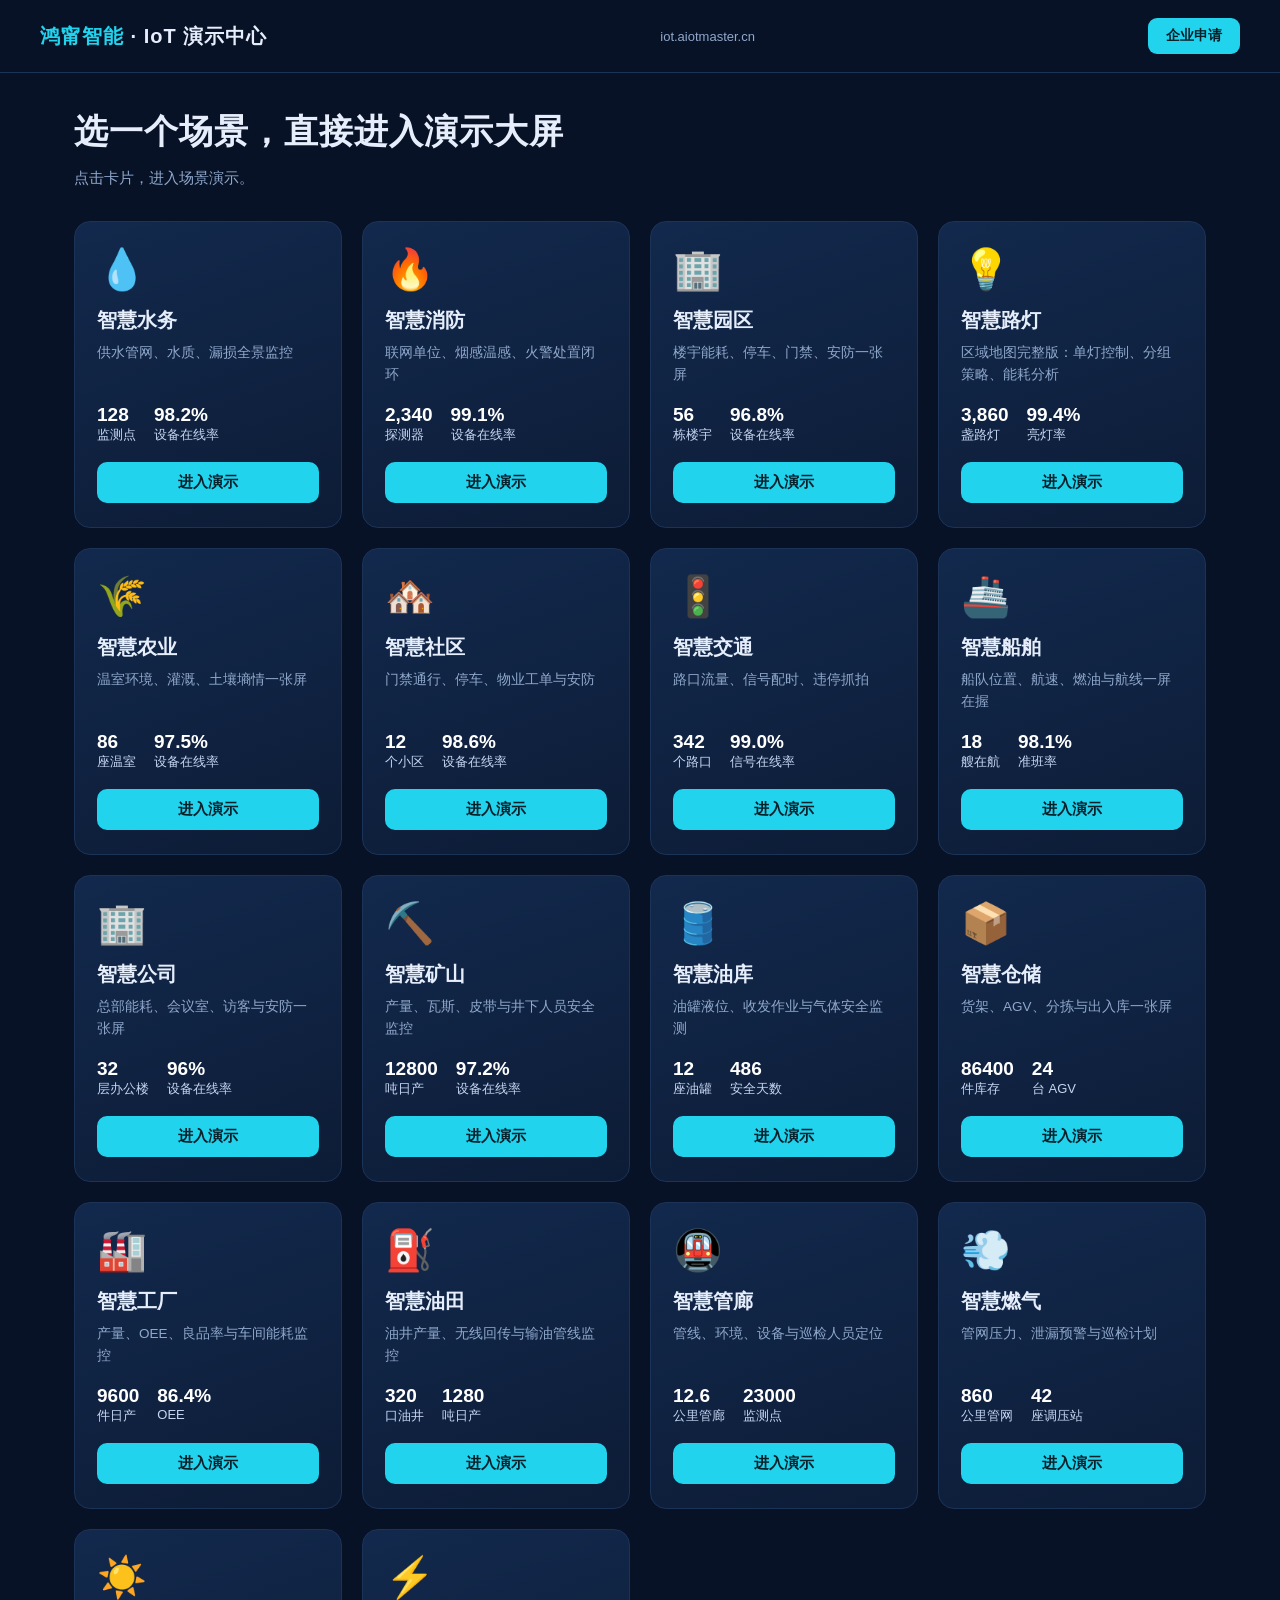
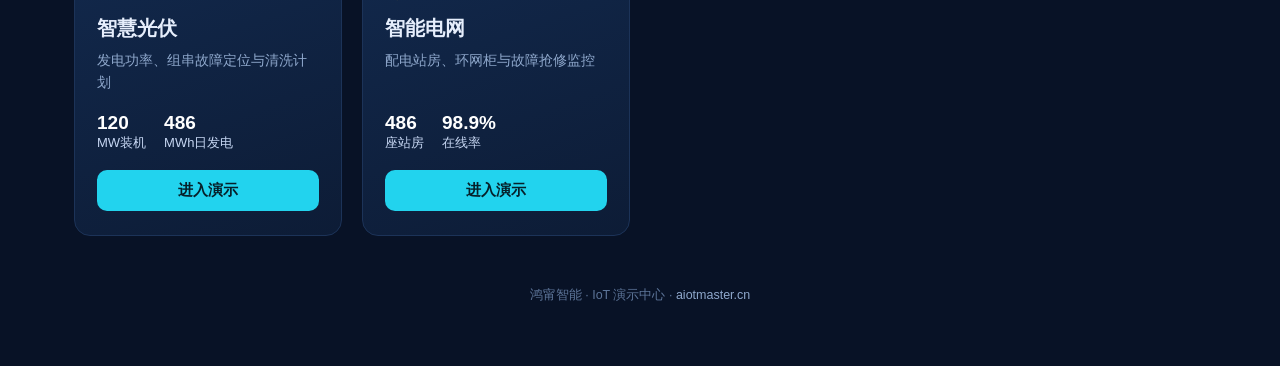
<file: index.html>
<!DOCTYPE html>
<html lang="zh-CN">
<head>
<meta charset="UTF-8">
<meta name="viewport" content="width=device-width, initial-scale=1.0">
<title>鸿甯智能 · IoT 演示中心</title>
<link rel="stylesheet" href="style.css">
</head>
<body>
<div class="topbar">
  <div class="logo"><span>鸿甯智能</span> · IoT 演示中心</div>
  <div class="sub">iot.aiotmaster.cn</div>
  <button class="topbtn" onclick="openReg()">企业申请</button>
</div>
<div class="wrap">
  <div class="hero">
    <h1>选一个场景，直接进入演示大屏</h1>
    <p>点击卡片，进入场景演示。</p>
  </div>

  <div class="grid" id="cards"></div>
  <div class="footer">
    鸿甯智能 · IoT 演示中心 · <a href="https://aiotmaster.cn">aiotmaster.cn</a>
  </div>
</div>

<div class="modal-bg" id="regBg">
  <div class="modal">
    <h3>企业入驻申请</h3>
    <p>填写以下信息提交申请，我们会在 1-2 个工作日内与您联系。</p>
    <label>企业名称</label>
    <input id="regCompany" placeholder="请填写企业全称">
    <label>联系人</label>
    <input id="regContact" placeholder="请填写联系人姓名">
    <label>联系电话</label>
    <input id="regPhone" placeholder="请填写手机号码" inputmode="tel">
    <p class="reg-note" id="regNote"></p>
    <div class="row">
      <button class="btn ghost" onclick="closeReg()">取消</button>
      <button class="btn" onclick="submitReg()">提交申请</button>
    </div>
  </div>
</div>

<script>
const SCENES = {
  water: { name: "智慧水务", icon: "💧", desc: "供水管网、水质、漏损全景监控", s1: ["128", "监测点"], s2: ["98.2%", "设备在线率"] },
  fire:  { name: "智慧消防", icon: "🔥", desc: "联网单位、烟感温感、火警处置闭环", s1: ["2,340", "探测器"], s2: ["99.1%", "设备在线率"] },
  park:  { name: "智慧园区", icon: "🏢", desc: "楼宇能耗、停车、门禁、安防一张屏", s1: ["56", "栋楼宇"], s2: ["96.8%", "设备在线率"] },
  light: { name: "智慧路灯", icon: "💡", desc: "区域地图完整版：单灯控制、分组策略、能耗分析", s1: ["3,860", "盏路灯"], s2: ["99.4%", "亮灯率"] },
  farm: { name: "智慧农业", icon: "🌾", desc: "温室环境、灌溉、土壤墒情一张屏", s1: ["86", "座温室"], s2: ["97.5%", "设备在线率"] },
  community: { name: "智慧社区", icon: "🏘️", desc: "门禁通行、停车、物业工单与安防", s1: ["12", "个小区"], s2: ["98.6%", "设备在线率"] },
  traffic: { name: "智慧交通", icon: "🚦", desc: "路口流量、信号配时、违停抓拍", s1: ["342", "个路口"], s2: ["99.0%", "信号在线率"] },
  ship: { name: "智慧船舶", icon: "🚢", desc: "船队位置、航速、燃油与航线一屏在握", s1: ["18", "艘在航"], s2: ["98.1%", "准班率"] },
  company: { name: "智慧公司", icon: "🏢", desc: "总部能耗、会议室、访客与安防一张屏", s1: ["32", "层办公楼"], s2: ["96%", "设备在线率"] },
  mine: { name: "智慧矿山", icon: "⛏️", desc: "产量、瓦斯、皮带与井下人员安全监控", s1: ["12800", "吨日产"], s2: ["97.2%", "设备在线率"] },
  oil: { name: "智慧油库", icon: "🛢️", desc: "油罐液位、收发作业与气体安全监测", s1: ["12", "座油罐"], s2: ["486", "安全天数"] },
  warehouse: { name: "智慧仓储", icon: "📦", desc: "货架、AGV、分拣与出入库一张屏", s1: ["86400", "件库存"], s2: ["24", "台 AGV"] },
  factory: { name: "智慧工厂", icon: "🏭", desc: "产量、OEE、良品率与车间能耗监控", s1: ["9600", "件日产"], s2: ["86.4%", "OEE"] },
  oilfield: { name: "智慧油田", icon: "⛽", desc: "油井产量、无线回传与输油管线监控", s1: ["320", "口油井"], s2: ["1280", "吨日产"] },
  pipegallery: { name: "智慧管廊", icon: "🚇", desc: "管线、环境、设备与巡检人员定位", s1: ["12.6", "公里管廊"], s2: ["23000", "监测点"] },
  gas: { name: "智慧燃气", icon: "💨", desc: "管网压力、泄漏预警与巡检计划", s1: ["860", "公里管网"], s2: ["42", "座调压站"] },
  solar: { name: "智慧光伏", icon: "☀️", desc: "发电功率、组串故障定位与清洗计划", s1: ["120", "MW装机"], s2: ["486", "MWh日发电"] },
  grid: { name: "智能电网", icon: "⚡", desc: "配电站房、环网柜与故障抢修监控", s1: ["486", "座站房"], s2: ["98.9%", "在线率"] }
};
const grid = document.getElementById("cards");
Object.entries(SCENES).forEach(([key, s]) => {
  const d = document.createElement("div");
  d.className = "card";
  d.innerHTML = `<div class="icon">${s.icon}</div><h3>${s.name}</h3><p>${s.desc}</p>
    <div class="stats"><div><b>${s.s1[0]}</b>${s.s1[1]}</div><div><b>${s.s2[0]}</b>${s.s2[1]}</div></div>
    <button class="btn">进入演示</button>`;
  d.onclick = () => { location.href = key === "light" ? "light/index.html" : "dashboard.html?scene=" + key; };
  grid.appendChild(d);
});

function openReg() { document.getElementById("regNote").textContent = ""; document.getElementById("regNote").className = "reg-note"; document.getElementById("regBg").classList.add("open"); }
function closeReg() { document.getElementById("regBg").classList.remove("open"); }
document.getElementById("regBg").addEventListener("click", e => { if (e.target.id === "regBg") closeReg(); });
function submitReg() {
  const company = document.getElementById("regCompany").value.trim();
  const contact = document.getElementById("regContact").value.trim();
  const phone = document.getElementById("regPhone").value.trim();
  const note = document.getElementById("regNote");
  if (!company || !contact || !phone) { note.textContent = "请把企业名称、联系人、联系电话都填上。"; note.className = "reg-note err"; return; }
  if (phone.replace(/\D/g, "").length < 7) { note.textContent = "联系电话看起来不太对，请检查一下。"; note.className = "reg-note err"; return; }
  const subject = encodeURIComponent("IoT 平台入驻申请-" + company);
  const body = encodeURIComponent("企业名称：" + company + "\n联系人：" + contact + "\n联系电话：" + phone + "\n（来自 IoT 演示中心入驻申请）");
  location.href = "mailto:4643881@qq.com?subject=" + subject + "&body=" + body;
  note.textContent = "申请邮件已生成，请在邮箱中确认发送，我们会在 1-2 个工作日内联系您。";
  note.className = "reg-note ok";
}

</script>
</body>
</html>
</file>
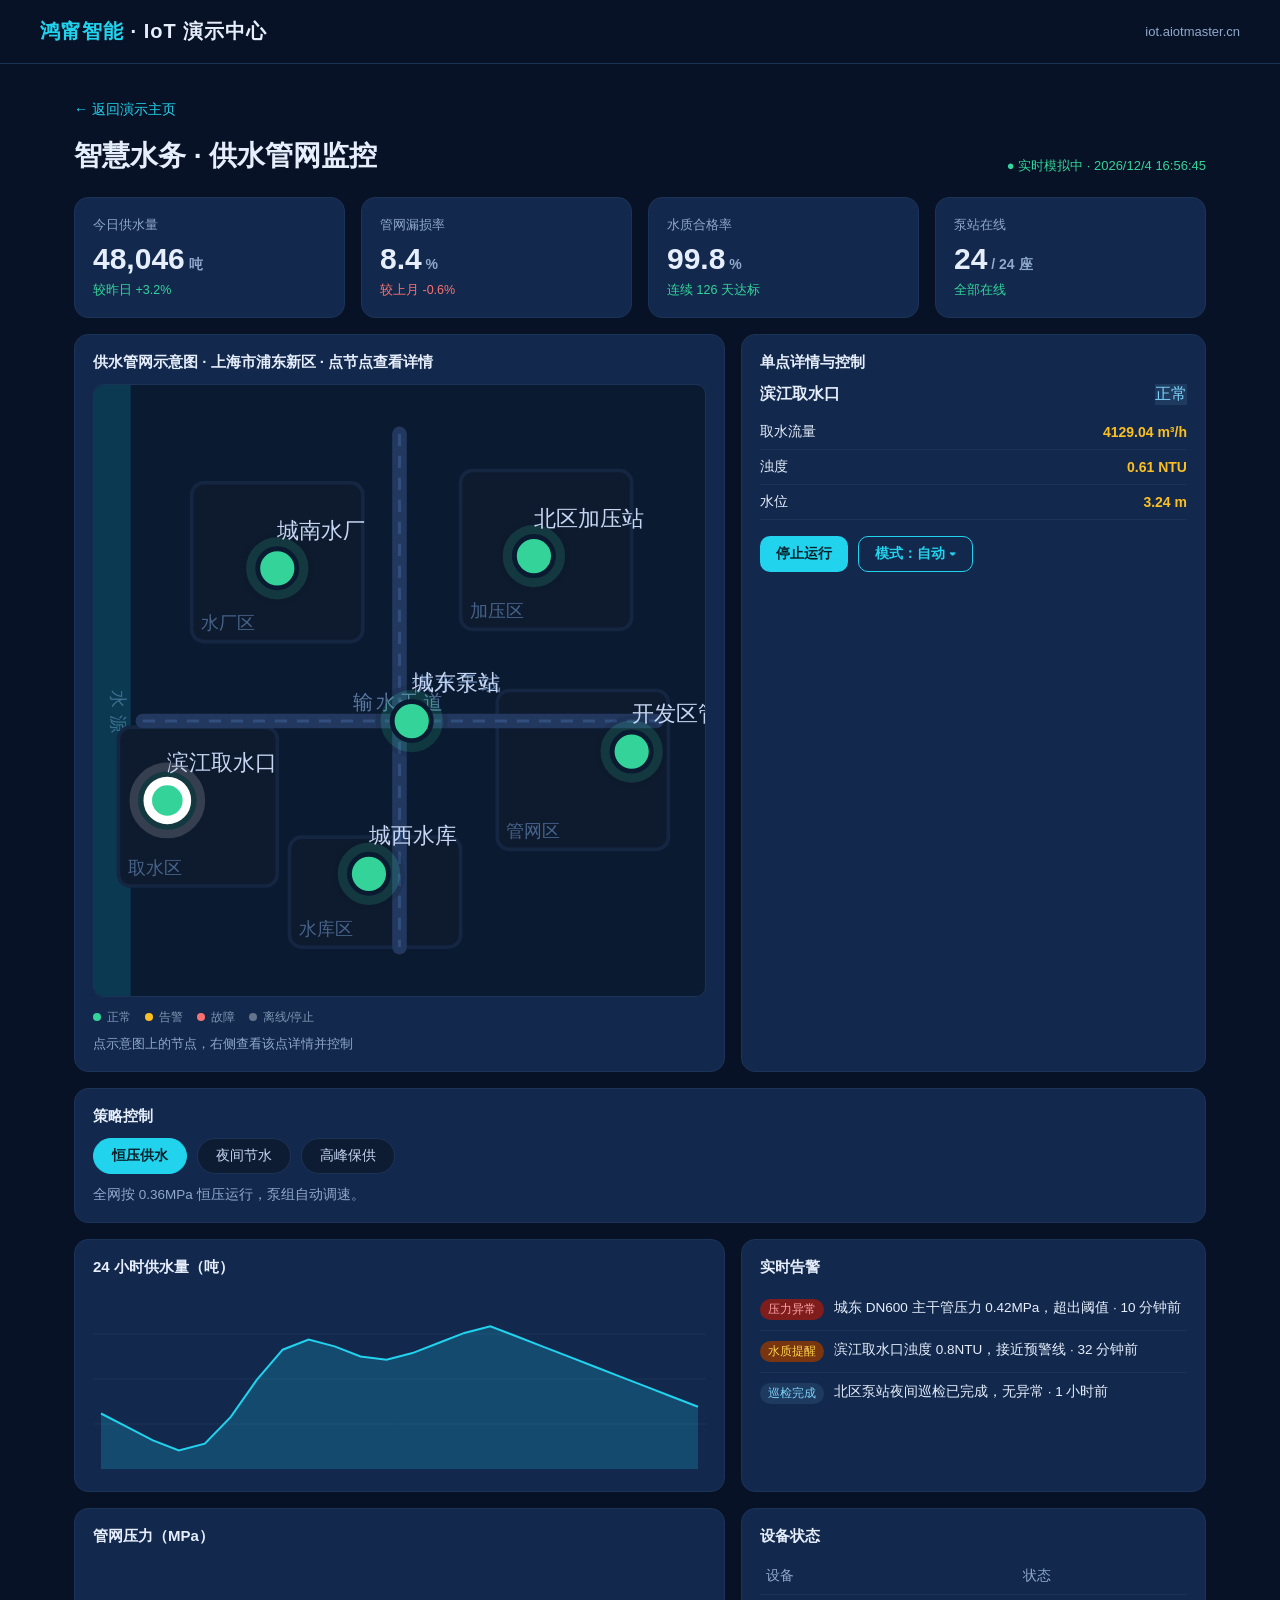
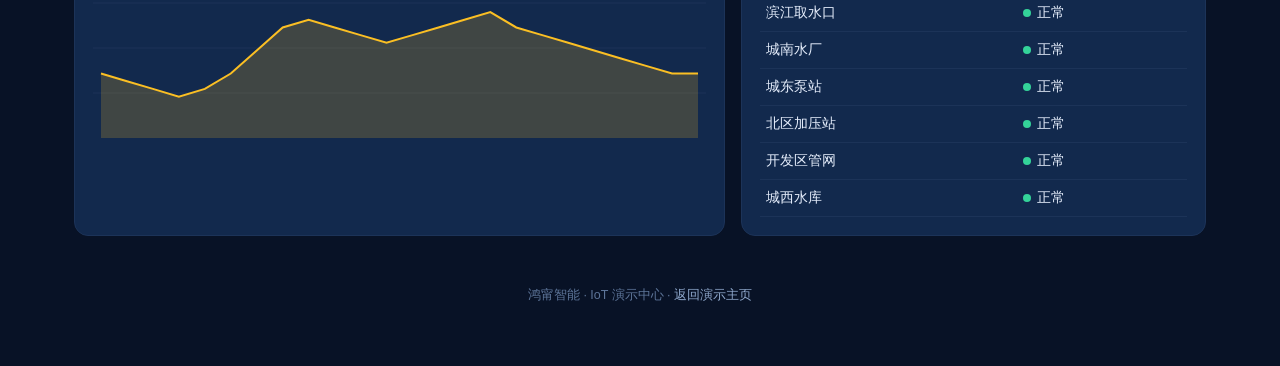
<file: dashboard.html>
<!DOCTYPE html>
<html lang="zh-CN">
<head>
<meta charset="UTF-8">
<meta name="viewport" content="width=device-width, initial-scale=1.0">
<title>演示大屏 · 鸿甯智能 IoT 演示中心</title>
<link rel="stylesheet" href="style.css">
</head>
<body>
<div class="topbar">
  <div class="logo"><span>鸿甯智能</span> · IoT 演示中心</div>
  <div class="sub">iot.aiotmaster.cn</div>
</div>
<div class="wrap">
  <a class="back" href="index.html">← 返回演示主页</a>
  <div class="dash-head">
    <h1 id="title">演示大屏</h1>
    <div class="live">● 实时模拟中 · <span id="clock"></span></div>
  </div>
  <div class="kpis" id="kpis"></div>
  <div class="panels">
    <div class="panel"><h3 id="mapTitle"></h3><div id="mapWrap"></div><div class="map-legend"><span><i class="dot ok"></i>正常</span><span><i class="dot warn"></i>告警</span><span><i class="dot bad"></i>故障</span><span><i class="dot off"></i>离线/停止</span></div><p class="map-hint">点示意图上的节点，右侧查看该点详情并控制</p></div>
    <div class="panel"><h3>单点详情与控制</h3><div id="detail"></div></div>
  </div>
  <div class="panel strat-panel"><h3>策略控制</h3><div id="strats"></div><p class="strat-note" id="stratNote"></p></div>
  <div class="panels">
    <div class="panel"><h3 id="chart1Title"></h3><canvas id="chart1"></canvas></div>
    <div class="panel"><h3>实时告警</h3><div id="alerts"></div></div>
  </div>
  <div class="panels">
    <div class="panel"><h3 id="chart2Title"></h3><canvas id="chart2"></canvas></div>
    <div class="panel"><h3>设备状态</h3><table id="devices"></table></div>
  </div>
  <div class="footer">鸿甯智能 · IoT 演示中心 · <a href="index.html">返回演示主页</a></div>
</div>

<script>
const _s = new URLSearchParams(location.search).get("scene");
if (_s === "light") { location.replace("light/index.html"); }
const SCENES = {
  water: {
    name: "智慧水务 · 供水管网监控",
    mapTitle: "供水管网示意图",
    kpis: [
      { label: "今日供水量", val: 48210, unit: "吨", trend: "较昨日 +3.2%", cls: "up" },
      { label: "管网漏损率", val: 8.4, unit: "%", trend: "较上月 -0.6%", cls: "down" },
      { label: "水质合格率", val: 99.8, unit: "%", trend: "连续 126 天达标", cls: "up" },
      { label: "泵站在线", val: 24, unit: "/ 24 座", trend: "全部在线", cls: "up" }
    ],
    c1: "24 小时供水量（吨）", d1: [3200, 2800, 2400, 2100, 2300, 3100, 4200, 5100, 5400, 5200, 4900, 4800, 5000, 5300, 5600, 5800, 5500, 5200, 4900, 4600, 4300, 4000, 3700, 3400],
    c2: "管网压力（MPa）", d2: [0.32, 0.31, 0.30, 0.29, 0.30, 0.32, 0.35, 0.38, 0.39, 0.38, 0.37, 0.36, 0.37, 0.38, 0.39, 0.40, 0.38, 0.37, 0.36, 0.35, 0.34, 0.33, 0.32, 0.32],
    links: [[12, 68, 30, 30], [30, 30, 52, 55], [30, 30, 72, 28], [52, 55, 88, 60], [45, 80, 52, 55]],
    nodes: [
      { id: "w1", name: "滨江取水口", x: 12, y: 68, status: "ok", canToggle: true, on: true, modes: ["自动", "手动"], mode: 0, tele: [{ l: "取水流量", v: 4200, u: "m³/h" }, { l: "浊度", v: 0.6, u: "NTU" }, { l: "水位", v: 3.2, u: "m" }] },
      { id: "w2", name: "城南水厂", x: 30, y: 30, status: "ok", canToggle: true, on: true, modes: ["自动", "手动"], mode: 0, tele: [{ l: "出厂流量", v: 3800, u: "m³/h" }, { l: "出厂水压", v: 0.38, u: "MPa" }, { l: "水质合格率", v: 99.9, u: "%" }] },
      { id: "w3", name: "城东泵站", x: 52, y: 55, status: "ok", canToggle: true, on: true, modes: ["自动", "手动", "检修"], mode: 0, tele: [{ l: "供水流量", v: 2100, u: "m³/h" }, { l: "出口压力", v: 0.36, u: "MPa" }, { l: "运行机组", v: 3, u: "/ 4 台" }] },
      { id: "w4", name: "北区加压站", x: 72, y: 28, status: "ok", canToggle: true, on: true, modes: ["自动", "手动"], mode: 0, tele: [{ l: "加压流量", v: 1200, u: "m³/h" }, { l: "出口压力", v: 0.42, u: "MPa" }, { l: "电耗", v: 86, u: "kWh" }] },
      { id: "w5", name: "开发区管网", x: 88, y: 60, status: "ok", canToggle: false, modes: ["监测", "检修"], mode: 0, tele: [{ l: "区域流量", v: 860, u: "m³/h" }, { l: "末端压力", v: 0.30, u: "MPa" }, { l: "漏损率", v: 7.8, u: "%" }] },
      { id: "w6", name: "城西水库", x: 45, y: 80, status: "ok", canToggle: true, on: true, modes: ["自动", "手动"], mode: 0, tele: [{ l: "库容", v: 82, u: "%" }, { l: "入库流量", v: 900, u: "m³/h" }, { l: "出库流量", v: 750, u: "m³/h" }] }
    ],
    strategies: [
      { name: "恒压供水", note: "全网按 0.36MPa 恒压运行，泵组自动调速。" },
      { name: "夜间节水", note: "夜间 0–5 点降压 15%，减少漏损与能耗。" },
      { name: "高峰保供", note: "早晚高峰备用机组全部投入，保障末端压力。" }
    ],
    alerts: [
      ["red", "压力异常", "城东 DN600 主干管压力 0.42MPa，超出阈值 · 10 分钟前"],
      ["yellow", "水质提醒", "滨江取水口浊度 0.8NTU，接近预警线 · 32 分钟前"],
      ["blue", "巡检完成", "北区泵站夜间巡检已完成，无异常 · 1 小时前"]
    ]
  },
  fire: {
    name: "智慧消防 · 联网单位监控",
    mapTitle: "建筑消防点位示意图",
    kpis: [
      { label: "联网单位", val: 486, unit: "家", trend: "本周新增 6 家", cls: "up" },
      { label: "探测器在线率", val: 99.1, unit: "%", trend: "离线 21 个", cls: "warn" },
      { label: "今日火警", val: 2, unit: "起", trend: "均已处置闭环", cls: "up" },
      { label: "消防水压正常率", val: 98.6, unit: "%", trend: "3 处偏低已派单", cls: "warn" }
    ],
    c1: "24 小时告警数（次）", d1: [1, 0, 2, 0, 1, 0, 0, 1, 3, 2, 1, 0, 2, 1, 0, 1, 2, 4, 3, 1, 0, 1, 0, 0],
    c2: "消防水压（MPa）", d2: [0.85, 0.84, 0.84, 0.83, 0.84, 0.85, 0.86, 0.87, 0.86, 0.85, 0.86, 0.87, 0.88, 0.87, 0.86, 0.86, 0.85, 0.86, 0.87, 0.86, 0.85, 0.84, 0.85, 0.85],
    links: [[50, 50, 20, 25], [50, 50, 75, 22], [50, 50, 80, 70], [50, 50, 22, 72], [50, 50, 55, 85]],
    nodes: [
      { id: "f0", name: "陆家嘴消防控制室", x: 50, y: 50, status: "ok", canToggle: false, modes: ["日常值守", "演练"], mode: 0, tele: [{ l: "在线探测器", v: 4860, u: "个" }, { l: "值班人员", v: 2, u: "人" }, { l: "系统正常率", v: 99.2, u: "%" }] },
      { id: "f1", name: "上海中心大厦烟感", x: 20, y: 25, status: "ok", canToggle: false, tele: [{ l: "烟雾值", v: 0.02, u: "%/m" }, { l: "温度", v: 24, u: "℃" }, { l: "电池", v: 92, u: "%" }] },
      { id: "f2", name: "环球金融中心温感", x: 75, y: 22, status: "warn", canToggle: false, tele: [{ l: "温度", v: 26, u: "℃" }, { l: "温升", v: 0.2, u: "℃/min" }, { l: "电池", v: 78, u: "%" }] },
      { id: "f3", name: "金茂大厦水箱", x: 80, y: 70, status: "ok", canToggle: true, on: true, modes: ["自动补水", "手动"], mode: 0, tele: [{ l: "液位", v: 82, u: "%" }, { l: "水压", v: 0.86, u: "MPa" }, { l: "补水阀", v: "开启", u: "" }] },
      { id: "f4", name: "正大广场消火栓", x: 22, y: 72, status: "ok", canToggle: false, tele: [{ l: "水压", v: 0.84, u: "MPa" }, { l: "巡检", v: "昨日", u: "" }, { l: "栓口", v: "正常", u: "" }] },
      { id: "f5", name: "国金中心喷淋", x: 55, y: 85, status: "ok", canToggle: true, on: true, modes: ["自动", "手动"], mode: 0, tele: [{ l: "管网压力", v: 0.88, u: "MPa" }, { l: "喷头", v: 240, u: "个" }, { l: "阀门", v: "开启", u: "" }] }
    ],
    strategies: [
      { name: "日常值守", note: "全部点位在线监测，告警分级推送值班员。" },
      { name: "消防演练", note: "演练期间告警只记录不外呼，避免误报扰民。" },
      { name: "夜间静默", note: "夜间非火警提醒延后至早班汇总推送。" }
    ],
    alerts: [
      ["red", "火警确认", "上海中心大厦烟感报警，值班员已现场确认误报 · 8 分钟前"],
      ["yellow", "设备离线", "环球金融中心 2 个温感离线，已派单检修 · 25 分钟前"],
      ["blue", "水压恢复", "金茂大厦屋顶水箱液位恢复正常 · 1 小时前"]
    ]
  },
  park: {
    name: "智慧园区 · 运行一张屏",
    mapTitle: "园区平面示意图",
    kpis: [
      { label: "今日园区能耗", val: 12840, unit: "kWh", trend: "较昨日 -5.1%", cls: "down" },
      { label: "停车占用率", val: 72, unit: "%", trend: "剩余 214 个车位", cls: "up" },
      { label: "今日门禁通行", val: 8932, unit: "人次", trend: "高峰 8:30-9:00", cls: "up" },
      { label: "环境优良率", val: 94, unit: "%", trend: "PM2.5 均值 28", cls: "up" }
    ],
    c1: "24 小时园区能耗（kWh）", d1: [420, 380, 340, 320, 330, 400, 520, 680, 760, 720, 700, 690, 710, 740, 780, 820, 790, 720, 660, 600, 540, 500, 470, 440],
    c2: "停车占用率（%）", d2: [30, 26, 22, 20, 21, 28, 45, 68, 82, 78, 75, 72, 70, 74, 78, 80, 76, 72, 68, 60, 52, 44, 38, 33],
    links: [[50, 45, 18, 30], [50, 45, 72, 28], [50, 45, 30, 75], [50, 45, 80, 68], [50, 45, 55, 82]],
    nodes: [
      { id: "p0", name: "园区运营中心", x: 50, y: 45, status: "ok", canToggle: false, modes: ["正常运行", "节能模式"], mode: 0, tele: [{ l: "在线设备", v: 1240, u: "台" }, { l: "今日能耗", v: 12840, u: "kWh" }, { l: "未处理告警", v: 3, u: "条" }] },
      { id: "p1", name: "A 区停车场", x: 18, y: 30, status: "ok", canToggle: false, tele: [{ l: "占用率", v: 72, u: "%" }, { l: "剩余车位", v: 214, u: "个" }, { l: "今日出入", v: 1820, u: "车次" }] },
      { id: "p2", name: "C 栋空调群控", x: 72, y: 28, status: "warn", canToggle: true, on: true, modes: ["节能", "舒适"], mode: 0, tele: [{ l: "能耗", v: 3120, u: "kWh" }, { l: "室温", v: 25.5, u: "℃" }, { l: "设定温度", v: 26, u: "℃" }] },
      { id: "p3", name: "园区门禁", x: 30, y: 75, status: "ok", canToggle: true, on: true, modes: ["常开", "常闭", "自动"], mode: 2, tele: [{ l: "今日通行", v: 8932, u: "人次" }, { l: "访客", v: 86, u: "人" }, { l: "异常", v: 0, u: "次" }] },
      { id: "p4", name: "环境监测站", x: 80, y: 68, status: "ok", canToggle: false, tele: [{ l: "PM2.5", v: 28, u: "" }, { l: "温度", v: 26, u: "℃" }, { l: "湿度", v: 55, u: "%" }] },
      { id: "p5", name: "安防摄像头组", x: 55, y: 82, status: "warn", canToggle: false, tele: [{ l: "在线", v: 118, u: "/ 121 路" }, { l: "存储", v: 92, u: "%" }, { l: "今日识别", v: 36, u: "次" }] }
    ],
    strategies: [
      { name: "正常运行", note: "全部系统按日常参数运行。" },
      { name: "节能模式", note: "空调群控上调 1℃、公共照明降档，预计日省电 8%。" },
      { name: "大客流保障", note: "门禁全开、停车引导全开、安保巡逻加密。" }
    ],
    alerts: [
      ["yellow", "能耗提醒", "C 栋今日能耗超周均 12%，建议检查空调时段 · 20 分钟前"],
      ["blue", "车位紧张", "A 区停车场占用率超 85%，已引导至 B 区 · 40 分钟前"],
      ["blue", "访客预约", "今日访客预约 86 人次，门禁已同步 · 1 小时前"]
    ]
  },
  farm: {
    name: "智慧农业 · 温室与灌溉监控",
    mapTitle: "农场田块示意图",
    kpis: [
      { label: "温室平均温度", val: 24.6, unit: "℃", trend: "适宜区间 22–28℃", cls: "up" },
      { label: "土壤墒情", val: 32, unit: "%", trend: "3 号地块偏低", cls: "warn" },
      { label: "灌溉阀门在线", val: 86, unit: "/ 86 个", trend: "全部在线", cls: "up" },
      { label: "今日节水", val: 18.5, unit: "吨", trend: "较常规灌溉省 22%", cls: "down" }
    ],
    c1: "24 小时温室温度（℃）", d1: [18, 17, 16, 16, 17, 18, 20, 22, 24, 26, 27, 28, 28, 29, 28, 27, 26, 25, 23, 22, 21, 20, 19, 18],
    c2: "土壤湿度（%）", d2: [34, 34, 33, 33, 32, 32, 31, 31, 30, 30, 32, 35, 36, 35, 34, 33, 33, 32, 32, 31, 31, 30, 30, 30],
    links: [[50, 50, 20, 28], [50, 50, 78, 26], [50, 50, 85, 70], [50, 50, 25, 72], [50, 50, 60, 85]],
    nodes: [
      { id: "a0", name: "灌溉泵站", x: 50, y: 50, status: "ok", canToggle: true, on: true, modes: ["自动", "手动"], mode: 0, tele: [{ l: "流量", v: 120, u: "m³/h" }, { l: "压力", v: 0.32, u: "MPa" }, { l: "运行机组", v: 3, u: "/ 4 台" }] },
      { id: "a1", name: "1 号温室", x: 20, y: 28, status: "ok", canToggle: true, on: true, modes: ["自动", "手动"], mode: 0, tele: [{ l: "温度", v: 24.6, u: "℃" }, { l: "湿度", v: 68, u: "%" }, { l: "CO₂", v: 820, u: "ppm" }] },
      { id: "a2", name: "2 号温室", x: 78, y: 26, status: "ok", canToggle: true, on: true, modes: ["自动", "手动"], mode: 0, tele: [{ l: "温度", v: 25.1, u: "℃" }, { l: "湿度", v: 62, u: "%" }, { l: "补光", v: "开启", u: "" }] },
      { id: "a3", name: "田间气象站", x: 85, y: 70, status: "ok", canToggle: false, tele: [{ l: "风速", v: 2.4, u: "m/s" }, { l: "光照", v: 42000, u: "lux" }, { l: "降雨", v: 0, u: "mm" }] },
      { id: "a4", name: "墒情传感器组", x: 25, y: 72, status: "warn", canToggle: false, tele: [{ l: "土壤湿度", v: 32, u: "%" }, { l: "地温", v: 21, u: "℃" }, { l: "在线", v: 18, u: "/ 20 个" }] },
      { id: "a5", name: "大田喷灌", x: 60, y: 85, status: "ok", canToggle: true, on: true, modes: ["滴灌", "喷灌"], mode: 0, tele: [{ l: "阀门开度", v: 60, u: "%" }, { l: "覆盖", v: 42, u: "亩" }, { l: "今日用水", v: 18.5, u: "吨" }] }
    ],
    strategies: [
      { name: "自动灌溉", note: "按墒情阈值自动启停灌溉，低于 30% 即补水。" },
      { name: "节水模式", note: "滴灌优先、夜间灌溉，预计省水 20%。" },
      { name: "增温保温", note: "夜间卷帘保温、补光灯延长 2 小时。" }
    ],
    alerts: [
      ["yellow", "墒情提醒", "3 号地块土壤湿度 28%，已触发滴灌补水 · 18 分钟前"],
      ["blue", "灌溉完成", "1 号温室今日灌溉完成，用水 12.4 吨 · 1 小时前"],
      ["yellow", "设备离线", "大田区 2 个墒情传感器离线，已派单 · 2 小时前"]
    ]
  },
  community: {
    name: "智慧社区 · 小区运行监控",
    mapTitle: "小区平面示意图",
    kpis: [
      { label: "在管住户", val: 12480, unit: "户", trend: "12 个小区", cls: "up" },
      { label: "今日门禁通行", val: 21340, unit: "人次", trend: "高峰 7:30-8:30", cls: "up" },
      { label: "车位占用率", val: 68, unit: "%", trend: "剩余 812 个", cls: "up" },
      { label: "待处理工单", val: 14, unit: "单", trend: "平均处理 2.1 小时", cls: "warn" }
    ],
    c1: "24 小时门禁通行（人次）", d1: [120, 80, 50, 30, 25, 40, 180, 620, 980, 720, 540, 480, 520, 560, 610, 580, 720, 980, 860, 640, 420, 300, 220, 160],
    c2: "工单新增（单）", d2: [2, 1, 0, 0, 1, 0, 3, 5, 8, 6, 4, 3, 5, 4, 6, 5, 7, 4, 3, 2, 2, 1, 1, 1],
    links: [[50, 45, 18, 30], [50, 45, 72, 28], [50, 45, 30, 72], [50, 45, 80, 68], [50, 45, 55, 85]],
    nodes: [
      { id: "c0", name: "物业中心", x: 50, y: 45, status: "ok", canToggle: false, tele: [{ l: "待处理工单", v: 14, u: "单" }, { l: "今日报修", v: 32, u: "单" }, { l: "满意度", v: 96, u: "%" }] },
      { id: "c1", name: "东门门禁", x: 18, y: 30, status: "ok", canToggle: true, on: true, modes: ["自动", "常开", "常闭"], mode: 0, tele: [{ l: "今日通行", v: 8932, u: "人次" }, { l: "访客", v: 128, u: "人" }, { l: "异常", v: 3, u: "人次" }] },
      { id: "c2", name: "地下车库", x: 72, y: 28, status: "ok", canToggle: false, tele: [{ l: "占用率", v: 68, u: "%" }, { l: "剩余车位", v: 812, u: "个" }, { l: "充电桩", v: 24, u: "个" }] },
      { id: "c3", name: "2 号楼电梯", x: 30, y: 72, status: "ok", canToggle: false, tele: [{ l: "运行", v: 2, u: "/ 2 部" }, { l: "维保", v: "昨日", u: "" }, { l: "困人告警", v: 0, u: "次" }] },
      { id: "c4", name: "监控中心", x: 80, y: 68, status: "warn", canToggle: false, tele: [{ l: "在线", v: 96, u: "/ 97 路" }, { l: "存储", v: 88, u: "%" }, { l: "今日报警", v: 2, u: "次" }] },
      { id: "c5", name: "西门道闸", x: 55, y: 85, status: "ok", canToggle: true, on: true, modes: ["自动", "常开"], mode: 0, tele: [{ l: "今日通行", v: 4210, u: "车次" }, { l: "识别率", v: 99.5, u: "%" }, { l: "异常放行", v: 0, u: "次" }] }
    ],
    strategies: [
      { name: "日常", note: "门禁、道闸、监控按日常参数运行。" },
      { name: "夜间安防加强", note: "巡逻频次加倍，陌生人识别灵敏度提高。" },
      { name: "节假日大客流", note: "访客通道全开，车位引导全开。" }
    ],
    alerts: [
      ["yellow", "访客提醒", "东门访客未登记 3 人次，物业已跟进 · 12 分钟前"],
      ["blue", "维保完成", "2 号楼电梯季度维保完成 · 1 小时前"],
      ["yellow", "车位紧张", "地下 B2 层占用率超 90%，已引导至 B3 · 40 分钟前"]
    ]
  },
  traffic: {
    name: "智慧交通 · 路网运行监控",
    mapTitle: "路网示意图",
    kpis: [
      { label: "联网路口", val: 342, unit: "个", trend: "信号在线率 99.0%", cls: "up" },
      { label: "路网平均车速", val: 34.2, unit: "km/h", trend: "较昨日 +1.8", cls: "up" },
      { label: "今日违停抓拍", val: 128, unit: "起", trend: "重点路段 46 起", cls: "warn" },
      { label: "信号故障", val: 3, unit: "处", trend: "已派单处理", cls: "warn" }
    ],
    c1: "24 小时路口流量（辆次）", d1: [800, 600, 450, 380, 360, 420, 900, 1800, 2600, 2200, 1900, 1800, 1850, 1950, 2100, 2300, 2400, 2600, 2300, 1800, 1400, 1100, 950, 850],
    c2: "路网平均车速（km/h）", d2: [42, 44, 45, 46, 46, 44, 38, 28, 24, 30, 34, 36, 35, 34, 32, 30, 26, 24, 28, 32, 36, 40, 42, 43],
    links: [[50, 45, 20, 28], [50, 45, 78, 26], [50, 45, 28, 72], [50, 45, 80, 70], [50, 45, 55, 85]],
    nodes: [
      { id: "t0", name: "市区信号控制中心", x: 50, y: 45, status: "ok", canToggle: false, modes: ["平峰", "高峰", "夜间"], mode: 0, tele: [{ l: "在线信号机", v: 339, u: "/ 342 台" }, { l: "当前方案", v: "平峰", u: "" }, { l: "拥堵路口", v: 3, u: "个" }] },
      { id: "t1", name: "南京东路口", x: 20, y: 28, status: "warn", canToggle: false, modes: ["平峰", "高峰", "夜间"], mode: 1, tele: [{ l: "流量", v: 2600, u: "辆次/h" }, { l: "车速", v: 24, u: "km/h" }, { l: "拥堵指数", v: 8.2, u: "" }] },
      { id: "t2", name: "陆家嘴环路口", x: 78, y: 26, status: "ok", canToggle: false, modes: ["平峰", "高峰", "夜间"], mode: 0, tele: [{ l: "流量", v: 1850, u: "辆次/h" }, { l: "车速", v: 36, u: "km/h" }, { l: "拥堵指数", v: 4.1, u: "" }] },
      { id: "t3", name: "淮海中路口", x: 28, y: 72, status: "ok", canToggle: false, modes: ["平峰", "高峰", "夜间"], mode: 0, tele: [{ l: "流量", v: 2100, u: "辆次/h" }, { l: "车速", v: 30, u: "km/h" }, { l: "拥堵指数", v: 5.6, u: "" }] },
      { id: "t4", name: "延安高架路", x: 80, y: 70, status: "ok", canToggle: false, tele: [{ l: "流量", v: 3200, u: "辆次/h" }, { l: "车速", v: 58, u: "km/h" }, { l: "拥堵指数", v: 2.3, u: "" }] },
      { id: "t5", name: "违停相机组", x: 55, y: 85, status: "ok", canToggle: false, tele: [{ l: "今日抓拍", v: 128, u: "起" }, { l: "在线", v: 46, u: "/ 48 台" }, { l: "重点路段", v: 46, u: "起" }] }
    ],
    strategies: [
      { name: "平峰配时", note: "各路口按平峰方案运行，绿波带速 40km/h。" },
      { name: "早晚高峰", note: "主干道绿灯延长 15%，潮汐车道开放。" },
      { name: "夜间绿波", note: "夜间低流量下主干道绿波协调，减少停车。" }
    ],
    alerts: [
      ["red", "拥堵提醒", "南京东路与西藏中路交叉口拥堵指数 8.2，已调整配时 · 5 分钟前"],
      ["yellow", "信号故障", "陆家嘴环路 2 号信号机通信中断，已派单 · 22 分钟前"],
      ["blue", "违停抓拍", "延安高架辅道违停抓拍 12 起 · 1 小时前"]
    ]
  },
  ship: {
    name: "智慧船舶 · 远洋船队监控",
    mapTitle: "航线海图",
    kpis: [
      { label: "在航船舶", val: 18, unit: "艘", trend: "3 艘即将靠泊", cls: "up" },
      { label: "船队准班率", val: 98.1, unit: "%", trend: "较上月 +0.4%", cls: "up" },
      { label: "平均航速", val: 12.4, unit: "kn", trend: "经济航速区间", cls: "up" },
      { label: "本月燃油消耗", val: 2840, unit: "吨", trend: "较预算 -6.2%", cls: "down" }
    ],
    c1: "24 小时船队平均航速（kn）", d1: [12.1, 12.0, 11.8, 11.9, 12.2, 12.4, 12.5, 12.3, 12.6, 12.8, 12.5, 12.4, 12.6, 12.9, 13.0, 12.7, 12.5, 12.4, 12.3, 12.2, 12.1, 12.0, 12.2, 12.4],
    c2: "燃油消耗（吨/小时）", d2: [4.2, 4.1, 4.0, 4.0, 4.1, 4.3, 4.5, 4.6, 4.8, 4.7, 4.5, 4.4, 4.6, 4.8, 5.0, 4.9, 4.7, 4.5, 4.3, 4.2, 4.1, 4.0, 4.1, 4.2],
    routes: [
      { name: "上海 → 新加坡", pts: [[15, 25], [40, 45], [65, 60], [85, 70]] },
      { name: "宁波舟山 → 新加坡", pts: [[25, 45], [50, 55], [85, 70]] }
    ],
    nodes: [
      { id: "s1", kind: "ship", name: "鸿鹄轮 · Capesize", route: 0, pos: 0.30, kn: 12.5, status: "ok", tele: [{ l: "航速", v: 12.5, u: "kn" }, { l: "航向", v: 185, u: "°" }, { l: "燃油", v: 62, u: "%" }, { l: "载重", v: 18, u: "万吨" }] },
      { id: "s2", kind: "ship", name: "海鸥轮 · 巴拿马型", route: 0, pos: 0.65, kn: 11.8, status: "ok", tele: [{ l: "航速", v: 11.8, u: "kn" }, { l: "航向", v: 190, u: "°" }, { l: "燃油", v: 48, u: "%" }, { l: "载重", v: 7.5, u: "万吨" }] },
      { id: "s3", kind: "ship", name: "长风轮 · 灵便型", route: 1, pos: 0.50, kn: 13.2, status: "ok", tele: [{ l: "航速", v: 13.2, u: "kn" }, { l: "航向", v: 205, u: "°" }, { l: "燃油", v: 71, u: "%" }, { l: "载重", v: 3.2, u: "万吨" }] },
      { id: "s4", kind: "port", name: "上海港", x: 15, y: 25, status: "ok", tele: [{ l: "靠泊", v: 18, u: "艘" }, { l: "吞吐", v: 12.4, u: "万吨" }, { l: "拥堵", v: "低", u: "" }] },
      { id: "s5", kind: "port", name: "宁波舟山港", x: 25, y: 45, status: "ok", tele: [{ l: "靠泊", v: 12, u: "艘" }, { l: "吞吐", v: 8.1, u: "万吨" }, { l: "拥堵", v: "中", u: "" }] },
      { id: "s6", kind: "port", name: "新加坡港", x: 85, y: 70, status: "ok", tele: [{ l: "靠泊", v: 24, u: "艘" }, { l: "吞吐", v: 15.6, u: "万吨" }, { l: "拥堵", v: "低", u: "" }] }
    ],
    strategies: [
      { name: "经济航速", note: "全船队按 12kn 经济航速航行，燃油最省。" },
      { name: "准班全速", note: "有靠泊窗口压力的船舶提速至 14kn 保准班。" },
      { name: "恶劣天气绕航", note: "台风区船舶自动绕航，航程增加约 6%。" }
    ],
    alerts: [
      ["yellow", "偏航提醒", "鸿鹄轮航向偏差 3°，已自动修正 · 9 分钟前"],
      ["yellow", "燃油提醒", "海鸥轮燃油 48%，建议新加坡港补给 · 28 分钟前"],
      ["blue", "靠泊完成", "长风轮抵达宁波舟山港，开始卸货 · 1 小时前"]
    ]
  },
  company: {
    name: "智慧公司 · 总部办公监控",
    mapTitle: "总部楼层示意图",
    kpis: [
      { label: "今日能耗", val: 8640, unit: "kWh", trend: "较昨日 -4.2%", cls: "down" },
      { label: "会议室使用率", val: 68, unit: "%", trend: "高峰 10:00-11:30", cls: "up" },
      { label: "今日访客", val: 214, unit: "人", trend: "已预约 186 人", cls: "up" },
      { label: "工位使用率", val: 76, unit: "%", trend: "灵活工位 240 个", cls: "up" }
    ],
    c1: "24 小时总部能耗（kWh）", d1: [320, 280, 240, 220, 230, 280, 380, 520, 640, 680, 660, 640, 660, 690, 720, 700, 640, 560, 480, 420, 380, 350, 340, 330],
    c2: "会议室使用率（%）", d2: [5, 2, 0, 0, 0, 0, 10, 35, 68, 82, 88, 76, 70, 78, 85, 80, 72, 55, 30, 15, 8, 5, 4, 3],
    links: [[50, 45, 18, 30], [50, 45, 72, 28], [50, 45, 30, 72], [50, 45, 80, 68], [50, 45, 55, 85]],
    nodes: [
      { id: "o0", name: "总部运营中心", x: 50, y: 45, status: "ok", canToggle: false, modes: ["正常办公", "节能下班"], mode: 0, tele: [{ l: "在线设备", v: 860, u: "台" }, { l: "今日能耗", v: 8640, u: "kWh" }, { l: "未处理告警", v: 2, u: "条" }] },
      { id: "o1", name: "前台访客", x: 18, y: 30, status: "ok", canToggle: false, tele: [{ l: "今日访客", v: 214, u: "人" }, { l: "已预约", v: 186, u: "人" }, { l: "未登记", v: 2, u: "人" }] },
      { id: "o2", name: "会议室群", x: 72, y: 28, status: "warn", canToggle: false, tele: [{ l: "使用率", v: 68, u: "%" }, { l: "冲突预定", v: 2, u: "起" }, { l: "空闲", v: 6, u: "间" }] },
      { id: "o3", name: "办公区空调", x: 30, y: 72, status: "ok", canToggle: true, on: true, modes: ["节能", "舒适"], mode: 0, tele: [{ l: "室温", v: 25.2, u: "℃" }, { l: "设定", v: 26, u: "℃" }, { l: "能耗", v: 3120, u: "kWh" }] },
      { id: "o4", name: "地下停车场", x: 80, y: 68, status: "ok", canToggle: false, tele: [{ l: "占用率", v: 74, u: "%" }, { l: "剩余", v: 96, u: "个" }, { l: "充电桩", v: 18, u: "个" }] },
      { id: "o5", name: "安防中心", x: 55, y: 85, status: "ok", canToggle: false, tele: [{ l: "在线", v: 88, u: "/ 88 路" }, { l: "今日报警", v: 1, u: "次" }, { l: "门禁异常", v: 0, u: "次" }] }
    ],
    strategies: [
      { name: "正常办公", note: "空调、照明、门禁按工作日参数运行。" },
      { name: "节能下班", note: "19 点后非核心区空调停机、照明降档。" },
      { name: "重要接待", note: "访客通道全开、贵宾会议室预留、停车引导。" }
    ],
    alerts: [
      ["yellow", "会议冲突", "12F 大会议室 10:00-11:00 有 2 起重叠预定，已提醒行政 · 15 分钟前"],
      ["blue", "访客预约", "今日访客 214 人，前台已同步名单 · 40 分钟前"],
      ["yellow", "能耗提醒", "18F 办公区今日能耗超周均 9% · 1 小时前"]
    ]
  },
  mine: {
    name: "智慧矿山 · 矿区安全与生产监控",
    mapTitle: "矿区示意图",
    kpis: [
      { label: "今日产量", val: 12800, unit: "吨", trend: "较昨日 +2.1%", cls: "up" },
      { label: "设备在线率", val: 97.2, unit: "%", trend: "离线 4 台", cls: "warn" },
      { label: "瓦斯浓度", val: 0.42, unit: "%", trend: "安全阈值 1% 以内", cls: "up" },
      { label: "井下人员", val: 186, unit: "人", trend: "定位在线 100%", cls: "up" }
    ],
    c1: "24 小时产量（吨）", d1: [420, 380, 360, 340, 350, 420, 560, 680, 720, 700, 680, 660, 680, 710, 740, 720, 680, 620, 560, 500, 460, 440, 430, 420],
    c2: "瓦斯浓度（%）", d2: [0.38, 0.37, 0.36, 0.36, 0.37, 0.38, 0.40, 0.42, 0.44, 0.43, 0.42, 0.41, 0.42, 0.43, 0.44, 0.43, 0.42, 0.41, 0.40, 0.39, 0.38, 0.38, 0.37, 0.37],
    links: [[50, 45, 20, 28], [50, 45, 78, 26], [50, 45, 28, 72], [50, 45, 80, 68], [50, 45, 55, 85]],
    nodes: [
      { id: "m0", name: "井口调度中心", x: 50, y: 45, status: "ok", canToggle: false, modes: ["正常生产", "安全巡检"], mode: 0, tele: [{ l: "井下人员", v: 186, u: "人" }, { l: "今日产量", v: 12800, u: "吨" }, { l: "未处理告警", v: 3, u: "条" }] },
      { id: "m1", name: "采煤工作面", x: 20, y: 28, status: "ok", canToggle: true, on: true, modes: ["自动", "手动"], mode: 0, tele: [{ l: "产量", v: 4200, u: "吨" }, { l: "采煤机", v: "运行中", u: "" }, { l: "支架压力", v: 28.4, u: "MPa" }] },
      { id: "m2", name: "瓦斯监测站", x: 78, y: 26, status: "ok", canToggle: false, tele: [{ l: "瓦斯浓度", v: 0.42, u: "%" }, { l: "风速", v: 6.2, u: "m/s" }, { l: "传感器", v: 24, u: "/ 24 个" }] },
      { id: "m3", name: "运输皮带", x: 28, y: 72, status: "warn", canToggle: true, on: true, modes: ["自动", "手动"], mode: 0, tele: [{ l: "运量", v: 860, u: "吨/h" }, { l: "跑偏", v: 1, u: "处" }, { l: "电机温度", v: 62, u: "℃" }] },
      { id: "m4", name: "提升机", x: 80, y: 68, status: "ok", canToggle: true, on: true, modes: ["自动", "手动"], mode: 0, tele: [{ l: "提升量", v: 540, u: "吨/h" }, { l: "钢丝绳", v: "正常", u: "" }, { l: "制动", v: "正常", u: "" }] },
      { id: "m5", name: "人员定位基站", x: 55, y: 85, status: "ok", canToggle: false, tele: [{ l: "定位人数", v: 186, u: "人" }, { l: "基站在线", v: 18, u: "/ 18 个" }, { l: "超时未动", v: 0, u: "人" }] }
    ],
    strategies: [
      { name: "正常生产", note: "采、运、提全线按生产计划运行。" },
      { name: "安全巡检加强", note: "瓦斯巡检加密一倍，皮带沿线人工巡查。" },
      { name: "停产撤人", note: "瓦斯超限或重大告警时一键停产、井下撤人。" }
    ],
    alerts: [
      ["yellow", "皮带跑偏", "2 号运输皮带跑偏 1 处，已降速并派单 · 12 分钟前"],
      ["blue", "瓦斯正常", "各监测点瓦斯浓度均在 0.5% 以内 · 30 分钟前"],
      ["yellow", "设备离线", "东翼 1 台振动传感器离线，已派单 · 1 小时前"]
    ]
  },
  oil: {
    name: "智慧油库 · 油罐与收发监控",
    mapTitle: "油库区示意图",
    kpis: [
      { label: "库存总量", val: 48200, unit: "吨", trend: "库容使用率 68%", cls: "up" },
      { label: "油罐", val: 12, unit: "座", trend: "全部在线", cls: "up" },
      { label: "今日收发", val: 3200, unit: "吨", trend: "收 1800 / 发 1400", cls: "up" },
      { label: "连续安全天数", val: 486, unit: "天", trend: "零事故运行", cls: "up" }
    ],
    c1: "24 小时收发量（吨）", d1: [120, 80, 60, 40, 50, 90, 160, 220, 280, 260, 240, 220, 240, 260, 280, 270, 240, 200, 160, 140, 130, 120, 110, 100],
    c2: "油罐平均液位（%）", d2: [68, 68, 67, 67, 66, 66, 67, 68, 69, 69, 68, 68, 67, 67, 68, 68, 69, 69, 68, 68, 67, 67, 68, 68],
    links: [[50, 45, 20, 28], [50, 45, 78, 26], [50, 45, 28, 72], [50, 45, 80, 68], [50, 45, 55, 85]],
    nodes: [
      { id: "y0", name: "中控室", x: 50, y: 45, status: "ok", canToggle: false, modes: ["正常收发", "检修"], mode: 0, tele: [{ l: "在线油罐", v: 12, u: "座" }, { l: "今日收发", v: 3200, u: "吨" }, { l: "未处理告警", v: 1, u: "条" }] },
      { id: "y1", name: "1 号油罐", x: 20, y: 28, status: "ok", canToggle: false, tele: [{ l: "液位", v: 72, u: "%" }, { l: "温度", v: 18.5, u: "℃" }, { l: "介质", v: "汽油", u: "" }] },
      { id: "y2", name: "2 号油罐", x: 78, y: 26, status: "warn", canToggle: false, tele: [{ l: "液位", v: 88, u: "%" }, { l: "温度", v: 19.1, u: "℃" }, { l: "介质", v: "柴油", u: "" }] },
      { id: "y3", name: "装车台", x: 28, y: 72, status: "ok", canToggle: true, on: true, modes: ["自动", "手动"], mode: 0, tele: [{ l: "装车", v: 8, u: "辆" }, { l: "流量", v: 120, u: "吨/h" }, { l: "静电接地", v: "正常", u: "" }] },
      { id: "y4", name: "消防泵房", x: 80, y: 68, status: "ok", canToggle: true, on: false, modes: ["自动", "手动"], mode: 0, tele: [{ l: "水压", v: 0.9, u: "MPa" }, { l: "泵组", v: "待机", u: "" }, { l: "泡沫液", v: 82, u: "%" }] },
      { id: "y5", name: "可燃气体监测", x: 55, y: 85, status: "ok", canToggle: false, tele: [{ l: "LEL", v: 8, u: "%" }, { l: "探头在线", v: 36, u: "/ 36 个" }, { l: "报警", v: 0, u: "起" }] }
    ],
    strategies: [
      { name: "正常收发", note: "按计划收发油，液位、温度、气体全程监测。" },
      { name: "检修模式", note: "单罐隔离检修，其余罐正常收发。" },
      { name: "应急响应", note: "消防泵组启动、装车台停机、人员疏散指引。" }
    ],
    alerts: [
      ["yellow", "液位提醒", "2 号油罐液位 88%，接近高液位线 · 10 分钟前"],
      ["blue", "收发完成", "今日第 8 车装车完成，合计 1400 吨 · 40 分钟前"],
      ["blue", "消防演练", "本周消防演练完成，泵组启动正常 · 2 小时前"]
    ]
  },
  warehouse: {
    name: "智慧仓储 · 货架与 AGV 监控",
    mapTitle: "仓库平面示意图",
    kpis: [
      { label: "库存总量", val: 86400, unit: "件", trend: "货位使用率 82%", cls: "up" },
      { label: "今日出入库", val: 12800, unit: "件", trend: "出 7200 / 入 5600", cls: "up" },
      { label: "AGV 在线", val: 24, unit: "/ 24 台", trend: "全部在线", cls: "up" },
      { label: "订单准时率", val: 99.4, unit: "%", trend: "超时 3 单", cls: "up" }
    ],
    c1: "24 小时出入库（件）", d1: [320, 240, 180, 150, 160, 220, 380, 620, 860, 920, 880, 840, 860, 900, 940, 920, 860, 720, 560, 440, 380, 340, 330, 320],
    c2: "货位使用率（%）", d2: [80, 80, 81, 81, 82, 82, 81, 82, 83, 83, 82, 82, 81, 82, 82, 83, 83, 82, 82, 81, 81, 80, 80, 80],
    links: [[50, 45, 20, 28], [50, 45, 78, 26], [50, 45, 28, 72], [50, 45, 80, 68], [50, 45, 55, 85]],
    nodes: [
      { id: "k0", name: "仓储控制中心", x: 50, y: 45, status: "ok", canToggle: false, modes: ["正常作业", "盘点"], mode: 0, tele: [{ l: "库存", v: 86400, u: "件" }, { l: "今日出入库", v: 12800, u: "件" }, { l: "未处理告警", v: 2, u: "条" }] },
      { id: "k1", name: "立体货架区", x: 20, y: 28, status: "ok", canToggle: false, tele: [{ l: "货位使用率", v: 82, u: "%" }, { l: "巷道堆垛机", v: 6, u: "/ 6 台" }, { l: "呆滞库存", v: 320, u: "件" }] },
      { id: "k2", name: "AGV 车队", x: 78, y: 26, status: "ok", canToggle: true, on: true, modes: ["自动", "手动"], mode: 0, tele: [{ l: "在线", v: 24, u: "台" }, { l: "任务", v: 86, u: "个" }, { l: "电量低", v: 1, u: "台" }] },
      { id: "k3", name: "分拣线", x: 28, y: 72, status: "warn", canToggle: true, on: true, modes: ["自动", "手动"], mode: 0, tele: [{ l: "分拣", v: 4200, u: "件/h" }, { l: "差错率", v: 0.2, u: "%" }, { l: "皮带", v: "运行中", u: "" }] },
      { id: "k4", name: "温湿度监测", x: 80, y: 68, status: "ok", canToggle: false, tele: [{ l: "温度", v: 22.5, u: "℃" }, { l: "湿度", v: 48, u: "%" }, { l: "探头", v: 16, u: "/ 16 个" }] },
      { id: "k5", name: "出入库月台", x: 55, y: 85, status: "ok", canToggle: false, tele: [{ l: "在途车辆", v: 6, u: "辆" }, { l: "今日装车", v: 42, u: "辆" }, { l: "排队", v: 2, u: "辆" }] }
    ],
    strategies: [
      { name: "正常作业", note: "AGV、分拣、货架按订单节拍运行。" },
      { name: "大促高峰", note: "AGV 全开、分拣线加开班次、月台延长作业。" },
      { name: "盘点模式", note: "暂停出入库，全仓盘点并对账。" }
    ],
    alerts: [
      ["yellow", "温湿度提醒", "冷藏区温度 8.2℃，接近上限 · 14 分钟前"],
      ["blue", "AGV 充电", "AGV-07 电量低，已自动回充 · 30 分钟前"],
      ["yellow", "库存预警", "A 类商品库存低于安全线，已提醒补货 · 1 小时前"]
    ]
  },
  factory: {
    name: "智慧工厂 · 车间生产监控",
    mapTitle: "工厂车间示意图",
    kpis: [
      { label: "今日产量", val: 9600, unit: "件", trend: "计划完成率 102%", cls: "up" },
      { label: "设备 OEE", val: 86.4, unit: "%", trend: "较上周 +1.2%", cls: "up" },
      { label: "良品率", val: 99.2, unit: "%", trend: "不良 78 件", cls: "up" },
      { label: "今日能耗", val: 18200, unit: "kWh", trend: "单件能耗 -3.1%", cls: "down" }
    ],
    c1: "24 小时产量（件）", d1: [320, 280, 260, 240, 250, 320, 460, 620, 720, 700, 680, 660, 680, 710, 740, 720, 680, 600, 520, 440, 380, 350, 340, 330],
    c2: "设备 OEE（%）", d2: [82, 81, 80, 80, 81, 82, 84, 86, 88, 87, 86, 86, 85, 86, 87, 88, 87, 86, 85, 84, 83, 82, 82, 81],
    links: [[50, 45, 20, 28], [50, 45, 78, 26], [50, 45, 28, 72], [50, 45, 80, 68], [50, 45, 55, 85]],
    nodes: [
      { id: "g0", name: "生产调度中心", x: 50, y: 45, status: "ok", canToggle: false, modes: ["正常生产", "检修保养"], mode: 0, tele: [{ l: "今日产量", v: 9600, u: "件" }, { l: "在制订单", v: 12, u: "个" }, { l: "停机设备", v: 1, u: "台" }] },
      { id: "g1", name: "冲压车间", x: 20, y: 28, status: "ok", canToggle: true, on: true, modes: ["自动", "手动"], mode: 0, tele: [{ l: "产量", v: 3200, u: "件" }, { l: "冲次", v: 420, u: "次/h" }, { l: "模具寿命", v: 82, u: "%" }] },
      { id: "g2", name: "装配线", x: 78, y: 26, status: "warn", canToggle: true, on: true, modes: ["自动", "手动"], mode: 0, tele: [{ l: "产量", v: 4800, u: "件" }, { l: "节拍", v: 42, u: "秒/件" }, { l: "缺料", v: 1, u: "项" }] },
      { id: "g3", name: "质检站", x: 28, y: 72, status: "ok", canToggle: false, tele: [{ l: "抽检", v: 960, u: "件" }, { l: "不良", v: 78, u: "件" }, { l: "良品率", v: 99.2, u: "%" }] },
      { id: "g4", name: "空压站", x: 80, y: 68, status: "ok", canToggle: true, on: true, modes: ["自动", "手动"], mode: 0, tele: [{ l: "供气压力", v: 0.72, u: "MPa" }, { l: "运行", v: 3, u: "/ 4 台" }, { l: "露点", v: -38, u: "℃" }] },
      { id: "g5", name: "仓储物流", x: 55, y: 85, status: "ok", canToggle: false, tele: [{ l: "成品库存", v: 12400, u: "件" }, { l: "今日发货", v: 8600, u: "件" }, { l: "待发", v: 12, u: "单" }] }
    ],
    strategies: [
      { name: "正常生产", note: "各车间按排产计划运行。" },
      { name: "满负荷", note: "瓶颈工序加开班次，空压站备用机组投入。" },
      { name: "检修保养", note: "单线停机保养，其余线正常生产。" }
    ],
    alerts: [
      ["yellow", "设备停机", "装配线 3 号工位缺料停机 8 分钟，已补料 · 16 分钟前"],
      ["blue", "质检完成", "本批抽检 960 件，不良 78 件在允许范围 · 45 分钟前"],
      ["yellow", "能耗提醒", "空压站今日能耗超周均 7% · 1 小时前"]
    ]
  },
  oilfield: {
    name: "智慧油田 · 生产与传输监控",
    mapTitle: "油田生产示意图",
    kpis: [
      { label: "油井", val: 320, unit: "口", trend: "开井率 96.5%", cls: "up" },
      { label: "日产量", val: 1280, unit: "吨", trend: "较昨日 +1.8%", cls: "up" },
      { label: "数据采集率", val: 98.6, unit: "%", trend: "偏远井无线回传", cls: "up" },
      { label: "传输在线率", val: 96.8, unit: "%", trend: "3 口井传输中断", cls: "warn" }
    ],
    c1: "24 小时产量（吨）", d1: [52, 50, 48, 46, 47, 50, 54, 58, 60, 59, 57, 56, 58, 60, 62, 61, 58, 56, 54, 53, 52, 51, 50, 50],
    c2: "油井压力（MPa）", d2: [8.2, 8.1, 8.0, 8.0, 8.1, 8.2, 8.4, 8.6, 8.8, 8.7, 8.6, 8.5, 8.6, 8.7, 8.8, 8.7, 8.6, 8.5, 8.4, 8.3, 8.2, 8.2, 8.1, 8.1],
    links: [[50, 45, 20, 28], [50, 45, 78, 26], [50, 45, 28, 72], [50, 45, 80, 68], [50, 45, 55, 85]],
    nodes: [
      { id: "y0", name: "油田指挥中心", x: 50, y: 45, status: "ok", canToggle: false, tele: [{ l: "开井", v: 309, u: "/ 320 口" }, { l: "日产量", v: 1280, u: "吨" }, { l: "未处理告警", v: 4, u: "条" }] },
      { id: "y1", name: "偏远油井群", x: 20, y: 28, status: "warn", canToggle: false, tele: [{ l: "油井", v: 48, u: "口" }, { l: "传输在线", v: 45, u: "/ 48 口" }, { l: "产量", v: 186, u: "吨" }] },
      { id: "y2", name: "联合站", x: 78, y: 26, status: "ok", canToggle: true, on: true, modes: ["自动", "手动"], mode: 0, tele: [{ l: "处理量", v: 860, u: "吨/日" }, { l: "含水率", v: 62, u: "%" }, { l: "外输压力", v: 1.2, u: "MPa" }] },
      { id: "y3", name: "输油管线", x: 28, y: 72, status: "ok", canToggle: false, tele: [{ l: "管线压力", v: 2.4, u: "MPa" }, { l: "泄漏监测", v: "正常", u: "" }, { l: "巡线", v: "今日完成", u: "" }] },
      { id: "y4", name: "增压站", x: 80, y: 68, status: "ok", canToggle: true, on: true, modes: ["自动", "手动"], mode: 0, tele: [{ l: "出口压力", v: 3.1, u: "MPa" }, { l: "机组", v: 2, u: "/ 3 台" }, { l: "电耗", v: 420, u: "kWh" }] },
      { id: "y5", name: "无线传输基站", x: 55, y: 85, status: "ok", canToggle: false, tele: [{ l: "覆盖油井", v: 96, u: "口" }, { l: "信号", v: "良好", u: "" }, { l: "断线", v: 3, u: "口" }] }
    ],
    strategies: [
      { name: "正常生产", note: "各井按生产计划运行，数据无线回传指挥中心。" },
      { name: "远程巡检", note: "偏远井以远程巡检为主，减少人工跑动。" },
      { name: "恶劣天气保障", note: "灾害天气下重点保障传输链路与值班力量。" }
    ],
    alerts: [
      ["yellow", "传输中断", "东区 3 口偏远井无线传输中断，已派单 · 18 分钟前"],
      ["yellow", "压力异常", "北区 12 号井压力 9.4MPa，接近阈值 · 35 分钟前"],
      ["blue", "巡检完成", "联合站夜班巡检完成，无异常 · 1 小时前"]
    ]
  },
  pipegallery: {
    name: "智慧管廊 · 地下综合管廊监控",
    mapTitle: "管廊分区示意图",
    kpis: [
      { label: "管廊长度", val: 12.6, unit: "公里", trend: "3 条主干廊", cls: "up" },
      { label: "接入监测点", val: 23000, unit: "个", trend: "20 余种管线", cls: "up" },
      { label: "廊内人员", val: 48, unit: "人", trend: "定位在线 100%", cls: "up" },
      { label: "设备在线率", val: 98.4, unit: "%", trend: "离线 12 台", cls: "warn" }
    ],
    c1: "24 小时廊内温度（℃）", d1: [18, 18, 17, 17, 18, 18, 19, 20, 21, 22, 22, 23, 23, 24, 24, 23, 22, 21, 20, 20, 19, 19, 18, 18],
    c2: "巡检人员（人次）", d2: [2, 1, 0, 0, 1, 0, 4, 8, 12, 10, 8, 6, 8, 9, 10, 8, 6, 5, 4, 3, 2, 2, 1, 1],
    links: [[50, 45, 20, 28], [50, 45, 78, 26], [50, 45, 28, 72], [50, 45, 80, 68], [50, 45, 55, 85]],
    nodes: [
      { id: "g0", name: "管廊监控中心", x: 50, y: 45, status: "ok", canToggle: false, tele: [{ l: "监测点", v: 23000, u: "个" }, { l: "廊内人员", v: 48, u: "人" }, { l: "未处理告警", v: 2, u: "条" }] },
      { id: "g1", name: "电力舱", x: 20, y: 28, status: "ok", canToggle: false, tele: [{ l: "温度", v: 24, u: "℃" }, { l: "湿度", v: 55, u: "%" }, { l: "桥架", v: "正常", u: "" }] },
      { id: "g2", name: "水信舱", x: 78, y: 26, status: "ok", canToggle: false, tele: [{ l: "积水", v: 0, u: "mm" }, { l: "水泵", v: "待机", u: "" }, { l: "水位", v: "正常", u: "" }] },
      { id: "g3", name: "燃气舱", x: 28, y: 72, status: "warn", canToggle: false, tele: [{ l: "甲烷", v: 0.2, u: "%LEL" }, { l: "通风", v: "运行中", u: "" }, { l: "阀门", v: "正常", u: "" }] },
      { id: "g4", name: "巡检人员", x: 80, y: 68, status: "ok", canToggle: false, tele: [{ l: "在廊人数", v: 48, u: "人" }, { l: "定位基站", v: 36, u: "/ 36 个" }, { l: "超时停留", v: 0, u: "人" }] },
      { id: "g5", name: "通风排水设备", x: 55, y: 85, status: "ok", canToggle: true, on: true, modes: ["自动", "手动"], mode: 0, tele: [{ l: "风机", v: 12, u: "/ 12 台" }, { l: "水泵", v: 8, u: "/ 8 台" }, { l: "联动", v: "正常", u: "" }] }
    ],
    strategies: [
      { name: "日常监测", note: "管线、环境、设备全量监测，数据共享。" },
      { name: "巡检定位", note: "人员定位全程在线，巡检轨迹可查。" },
      { name: "应急防灾", note: "火警、水灾、气体泄漏时联动通风排水与疏散。" }
    ],
    alerts: [
      ["yellow", "气体提醒", "燃气舱甲烷 0.2%LEL，通风已加强 · 12 分钟前"],
      ["blue", "巡检完成", "东段 3 公里巡检完成，无异常 · 40 分钟前"],
      ["yellow", "设备离线", "北段 2 个温湿度传感器离线，已派单 · 1 小时前"]
    ]
  },
  gas: {
    name: "智慧燃气 · 城市燃气安全监控",
    mapTitle: "燃气管网示意图",
    kpis: [
      { label: "管网长度", val: 860, unit: "公里", trend: "中压为主", cls: "up" },
      { label: "调压站", val: 42, unit: "座", trend: "全部在线", cls: "up" },
      { label: "泄漏告警", val: 0, unit: "起", trend: "今日零泄漏", cls: "up" },
      { label: "巡检完成率", val: 98, unit: "%", trend: "2 条线路待检", cls: "warn" }
    ],
    c1: "24 小时管网压力（kPa）", d1: [320, 318, 315, 312, 310, 312, 318, 325, 332, 330, 328, 325, 328, 330, 332, 330, 328, 325, 322, 320, 318, 316, 315, 315],
    c2: "气体浓度（%LEL）", d2: [2, 2, 1, 1, 2, 2, 3, 4, 5, 4, 3, 3, 4, 5, 6, 5, 4, 3, 3, 2, 2, 2, 1, 1],
    links: [[50, 45, 20, 28], [50, 45, 78, 26], [50, 45, 28, 72], [50, 45, 80, 68], [50, 45, 55, 85]],
    nodes: [
      { id: "r0", name: "燃气调度中心", x: 50, y: 45, status: "ok", canToggle: false, tele: [{ l: "管网", v: 860, u: "公里" }, { l: "调压站", v: 42, u: "座" }, { l: "未处理告警", v: 1, u: "条" }] },
      { id: "r1", name: "调压站", x: 20, y: 28, status: "ok", canToggle: true, on: true, modes: ["自动", "手动"], mode: 0, tele: [{ l: "出口压力", v: 320, u: "kPa" }, { l: "流量", v: 4200, u: "m³/h" }, { l: "切断阀", v: "正常", u: "" }] },
      { id: "r2", name: "管网监测点", x: 78, y: 26, status: "ok", canToggle: false, tele: [{ l: "压力", v: 318, u: "kPa" }, { l: "泄漏", v: "无", u: "" }, { l: "阴极保护", v: "正常", u: "" }] },
      { id: "r3", name: "泄漏监测", x: 28, y: 72, status: "ok", canToggle: false, tele: [{ l: "甲烷", v: 2, u: "%LEL" }, { l: "探头", v: 120, u: "/ 120 个" }, { l: "报警", v: 0, u: "起" }] },
      { id: "r4", name: "巡检终端", x: 80, y: 68, status: "warn", canToggle: false, tele: [{ l: "巡检员", v: 24, u: "人" }, { l: "完成率", v: 98, u: "%" }, { l: "待检线路", v: 2, u: "条" }] },
      { id: "r5", name: "视频监控", x: 55, y: 85, status: "ok", canToggle: false, tele: [{ l: "在线", v: 86, u: "/ 88 路" }, { l: "重点站", v: "全覆盖", u: "" }, { l: "存储", v: 90, u: "%" }] }
    ],
    strategies: [
      { name: "日常监测", note: "浓度、压力、管线状态全程监测，超限即预警。" },
      { name: "泄漏应急", note: "泄漏点自动关阀、周边疏散、抢修派单。" },
      { name: "巡检计划", note: "巡检棒 + RFID 打卡，漏检自动提醒。" }
    ],
    alerts: [
      ["yellow", "浓度提醒", "城东监测点甲烷 6%LEL，接近预警线 · 9 分钟前"],
      ["blue", "巡检完成", "北区 12 公里管线巡检完成 · 30 分钟前"],
      ["yellow", "压力波动", "南区调压站出口压力波动，已关注 · 1 小时前"]
    ]
  },
  solar: {
    name: "智慧光伏 · 电站运维监控",
    mapTitle: "光伏电站示意图",
    kpis: [
      { label: "装机容量", val: 120, unit: "MW", trend: "3 座电站", cls: "up" },
      { label: "今日发电", val: 486, unit: "MWh", trend: "较昨日 +3.6%", cls: "up" },
      { label: "组串在线率", val: 99.1, unit: "%", trend: "故障 3 处", cls: "warn" },
      { label: "逆变器在线", val: 48, unit: "/ 48 台", trend: "全部在线", cls: "up" }
    ],
    c1: "24 小时发电功率（MW）", d1: [0, 0, 0, 0, 0, 2, 12, 32, 58, 78, 92, 98, 102, 98, 88, 72, 52, 28, 8, 0, 0, 0, 0, 0],
    c2: "组串故障（处）", d2: [3, 3, 3, 3, 3, 3, 3, 2, 2, 2, 2, 2, 2, 3, 3, 3, 3, 3, 3, 3, 3, 3, 3, 3],
    links: [[50, 45, 20, 28], [50, 45, 78, 26], [50, 45, 28, 72], [50, 45, 80, 68], [50, 45, 55, 85]],
    nodes: [
      { id: "v0", name: "光伏集控中心", x: 50, y: 45, status: "ok", canToggle: false, tele: [{ l: "装机", v: 120, u: "MW" }, { l: "今日发电", v: 486, u: "MWh" }, { l: "故障", v: 3, u: "处" }] },
      { id: "v1", name: "逆变器群", x: 20, y: 28, status: "ok", canToggle: true, on: true, modes: ["自动", "手动"], mode: 0, tele: [{ l: "在线", v: 48, u: "台" }, { l: "功率", v: 86, u: "MW" }, { l: "效率", v: 98.2, u: "%" }] },
      { id: "v2", name: "组串阵列", x: 78, y: 26, status: "warn", canToggle: false, tele: [{ l: "组串", v: 960, u: "串" }, { l: "故障", v: 3, u: "串" }, { l: "遮挡", v: 1, u: "处" }] },
      { id: "v3", name: "气象站", x: 28, y: 72, status: "ok", canToggle: false, tele: [{ l: "辐照", v: 820, u: "W/m²" }, { l: "温度", v: 28, u: "℃" }, { l: "风速", v: 3.2, u: "m/s" }] },
      { id: "v4", name: "清洗机器人", x: 80, y: 68, status: "ok", canToggle: true, on: true, modes: ["自动", "手动"], mode: 0, tele: [{ l: "在用", v: 4, u: "台" }, { l: "已清洗", v: 120, u: "组串" }, { l: "计划", v: "每周", u: "" }] },
      { id: "v5", name: "升压站", x: 55, y: 85, status: "ok", canToggle: false, tele: [{ l: "并网", v: 86, u: "MW" }, { l: "电压", v: 110, u: "kV" }, { l: "电表", v: "正常", u: "" }] }
    ],
    strategies: [
      { name: "正常发电", note: "逆变器、组串按最大功率点运行。" },
      { name: "故障定位", note: "组串级快速定位故障，派单检修。" },
      { name: "清洗计划", note: "按积灰程度排清洗，提升发电 3–5%。" }
    ],
    alerts: [
      ["yellow", "组串故障", "东区 3 串组串电流异常，已定位派单 · 11 分钟前"],
      ["blue", "发电新高", "今日 12 点瞬时功率 102MW，创本月新高 · 40 分钟前"],
      ["yellow", "逆变器提醒", "2 号逆变器温度偏高，已降载 · 1 小时前"]
    ]
  },
  grid: {
    name: "智能电网 · 配电站房监控",
    mapTitle: "配电网络示意图",
    kpis: [
      { label: "配电站房", val: 486, unit: "座", trend: "在线率 98.9%", cls: "up" },
      { label: "今日故障", val: 2, unit: "处", trend: "均已派单", cls: "warn" },
      { label: "抢修平均", val: 1.8, unit: "小时", trend: "较上月 -0.4 小时", cls: "down" },
      { label: "巡检完成率", val: 97, unit: "%", trend: "12 座待检", cls: "warn" }
    ],
    c1: "24 小时负荷（MW）", d1: [320, 300, 280, 270, 275, 300, 380, 480, 560, 540, 520, 500, 520, 540, 580, 600, 580, 540, 480, 420, 380, 350, 340, 330],
    c2: "故障数（处）", d2: [0, 0, 0, 0, 0, 0, 1, 0, 0, 1, 0, 0, 0, 0, 1, 0, 0, 0, 0, 0, 0, 0, 0, 0],
    links: [[50, 45, 20, 28], [50, 45, 78, 26], [50, 45, 28, 72], [50, 45, 80, 68], [50, 45, 55, 85]],
    nodes: [
      { id: "d0", name: "电网调度中心", x: 50, y: 45, status: "ok", canToggle: false, tele: [{ l: "站房", v: 486, u: "座" }, { l: "负荷", v: 540, u: "MW" }, { l: "故障", v: 2, u: "处" }] },
      { id: "d1", name: "配电站房", x: 20, y: 28, status: "ok", canToggle: false, tele: [{ l: "负荷", v: 2.4, u: "MW" }, { l: "温度", v: 32, u: "℃" }, { l: "局放", v: "正常", u: "" }] },
      { id: "d2", name: "环网柜", x: 78, y: 26, status: "warn", canToggle: false, tele: [{ l: "负荷", v: 1.8, u: "MW" }, { l: "开关", v: "正常", u: "" }, { l: "SF6", v: "正常", u: "" }] },
      { id: "d3", name: "柱上开关", x: 28, y: 72, status: "ok", canToggle: true, on: true, modes: ["自动", "手动"], mode: 0, tele: [{ l: "分合", v: "合闸", u: "" }, { l: "电流", v: 120, u: "A" }, { l: "通信", v: "正常", u: "" }] },
      { id: "d4", name: "巡检终端", x: 80, y: 68, status: "ok", canToggle: false, tele: [{ l: "巡检员", v: 18, u: "人" }, { l: "完成率", v: 97, u: "%" }, { l: "待检", v: 12, u: "座" }] },
      { id: "d5", name: "抢修队伍", x: 55, y: 85, status: "ok", canToggle: false, tele: [{ l: "在途", v: 2, u: "组" }, { l: "平均到达", v: 32, u: "分钟" }, { l: "待命", v: 6, u: "组" }] }
    ],
    strategies: [
      { name: "日常监测", note: "站房、环网柜、柱上开关全量在线监测。" },
      { name: "故障抢修", note: "故障自动定位、就近派单、进度跟踪。" },
      { name: "负荷调峰", note: "高峰时段负荷转移，保障重点区域供电。" }
    ],
    alerts: [
      ["red", "站房离线", "城东 2 号站房通信中断，已派抢修 · 6 分钟前"],
      ["yellow", "负荷过载", "滨江片区负荷 92%，接近上限 · 25 分钟前"],
      ["blue", "抢修完成", "北区环网柜故障已修复，恢复供电 · 1 小时前"]
    ]
  }
};

const scene = new URLSearchParams(location.search).get("scene") || "water";
const S = SCENES[scene] || SCENES.water;
/* 标题里显示的真实地点名（地图本身为示意图风格） */
const PLACE = {
  water: "上海市浦东新区", fire: "上海市陆家嘴", park: "上海张江科学城",
  farm: "山东省寿光市", community: "上海市中心城区", traffic: "上海市中心城区",
  ship: "上海 — 新加坡航线", company: "上海市中心城区", mine: "陕西省神木市",
  oil: "浙江省宁波市镇海区", warehouse: "浙江省义乌市", factory: "特斯拉上海超级工厂（临港）",
  oilfield: "山东省东营市胜利油田", pipegallery: "上海市临港新片区", gas: "上海市中心城区",
  solar: "青海省共和县", grid: "上海市浦东新区"
};
const P = PLACE[scene] || PLACE.water;
document.title = S.name + " · 鸿甯智能 IoT 演示中心";
document.getElementById("title").textContent = S.name;
document.getElementById("mapTitle").textContent = S.mapTitle + " · " + P + " · 点节点查看详情";

function fmt(v) { return typeof v === "number" ? (Number.isInteger(v) ? v.toLocaleString() : v) : v; }
function statusText(n) {
  if (n.canToggle && n.on === false) return "已停止";
  return n.status === "ok" ? "正常" : n.status === "warn" ? "告警" : "故障";
}
function statusCls(n) {
  if (n.canToggle && n.on === false) return "off";
  return n.status === "ok" ? "ok" : n.status === "warn" ? "warn" : "bad";
}
/* 各场景示意底图：道路 + 厂区/地块（路灯页风格），节点落在上面；航线虚线已去掉 */
const BASES = {
  water: { river: true, roads: [{ p: [50, 8, 50, 92], name: "供水干线" }, { p: [8, 55, 92, 55], name: "输水干道" }], zones: [
    { x: 16, y: 16, w: 28, h: 26, label: "水厂区" }, { x: 60, y: 14, w: 28, h: 26, label: "加压区" },
    { x: 4, y: 56, w: 26, h: 26, label: "取水区" }, { x: 66, y: 50, w: 28, h: 26, label: "管网区" }, { x: 32, y: 74, w: 28, h: 18, label: "水库区" }] },
  fire: { roads: [{ p: [8, 48, 92, 48], name: "消防通道" }, { p: [50, 10, 50, 90], name: "陆家嘴环路" }], zones: [
    { x: 8, y: 12, w: 28, h: 26, label: "金融区" }, { x: 64, y: 12, w: 28, h: 26, label: "超高层建筑群" },
    { x: 12, y: 58, w: 30, h: 26, label: "商业综合体" }, { x: 64, y: 56, w: 28, h: 26, label: "滨江建筑群" }, { x: 40, y: 78, w: 26, h: 16, label: "交通枢纽" }] },
  park: { roads: [{ p: [8, 45, 92, 45], name: "园区主干道" }, { p: [50, 10, 50, 90], name: "园区环路" }], zones: [
    { x: 8, y: 14, w: 28, h: 26, label: "停车场" }, { x: 64, y: 14, w: 28, h: 26, label: "办公楼群" },
    { x: 14, y: 60, w: 30, h: 26, label: "出入口" }, { x: 64, y: 56, w: 28, h: 26, label: "安防区" }, { x: 42, y: 76, w: 26, h: 16, label: "公共区域" }] },
  farm: { roads: [{ p: [8, 50, 92, 50], name: "田间主路" }, { p: [50, 10, 50, 90], name: "机耕道" }], zones: [
    { x: 8, y: 14, w: 28, h: 26, label: "1号温室区", grid: true }, { x: 64, y: 12, w: 28, h: 26, label: "2号温室区", grid: true },
    { x: 12, y: 58, w: 30, h: 26, label: "大田区", grid: true }, { x: 64, y: 56, w: 28, h: 26, label: "气象监测区" }, { x: 42, y: 76, w: 26, h: 16, label: "喷灌区" }] },
  community: { roads: [{ p: [8, 45, 92, 45], name: "小区主路" }, { p: [50, 10, 50, 90], name: "小区环路" }], zones: [
    { x: 8, y: 14, w: 28, h: 26, label: "东区住宅" }, { x: 64, y: 14, w: 28, h: 26, label: "车库区" },
    { x: 14, y: 58, w: 30, h: 26, label: "2号楼" }, { x: 64, y: 56, w: 28, h: 26, label: "监控区" }, { x: 42, y: 76, w: 26, h: 16, label: "西门" }] },
  traffic: { roads: [
    { p: [8, 28, 92, 28], name: "南京东路" }, { p: [8, 45, 92, 45], name: "延安路" }, { p: [8, 71, 92, 71], name: "淮海中路" },
    { p: [29, 10, 29, 90], name: "西藏中路" }, { p: [55, 10, 55, 90], name: "南北高架" }, { p: [79, 10, 79, 90], name: "陆家嘴环路" }], zones: [] },
  ship: { circles: [
    { cx: 15, cy: 25, r: 9, label: "上海港区" }, { cx: 25, cy: 45, r: 9, label: "宁波舟山港区" }, { cx: 85, cy: 70, r: 9, label: "新加坡港区" }], roads: [], zones: [] },
  company: { roads: [{ p: [8, 45, 92, 45], name: "园区主干道" }, { p: [50, 10, 50, 90], name: "内部通道" }], zones: [
    { x: 8, y: 14, w: 28, h: 26, label: "访客接待区" }, { x: 64, y: 14, w: 28, h: 26, label: "会议区" },
    { x: 14, y: 58, w: 30, h: 26, label: "办公区" }, { x: 64, y: 56, w: 28, h: 26, label: "停车区" }, { x: 42, y: 76, w: 26, h: 16, label: "安防区" }] },
  mine: { roads: [{ p: [8, 45, 92, 45], name: "矿区主干道" }, { p: [50, 10, 50, 90], name: "运煤专线" }], zones: [
    { x: 8, y: 14, w: 28, h: 26, label: "采煤区" }, { x: 64, y: 12, w: 28, h: 26, label: "监测区" },
    { x: 14, y: 58, w: 30, h: 26, label: "运输区" }, { x: 64, y: 56, w: 28, h: 26, label: "提升区" }, { x: 42, y: 76, w: 26, h: 16, label: "定位区" }] },
  oil: { circles: [
    { cx: 20, cy: 28, r: 8, label: "1号罐组" }, { cx: 78, cy: 26, r: 8, label: "2号罐组" }],
    roads: [{ p: [8, 45, 92, 45], name: "库区主干道" }, { p: [50, 10, 50, 90], name: "消防通道" }], zones: [
    { x: 14, y: 58, w: 30, h: 26, label: "装车区" }, { x: 64, y: 56, w: 28, h: 26, label: "消防区" }, { x: 42, y: 76, w: 26, h: 16, label: "监测区" }] },
  warehouse: { roads: [{ p: [8, 45, 92, 45], name: "园区主干道" }, { p: [50, 10, 50, 90], name: "物流通道" }], zones: [
    { x: 8, y: 14, w: 28, h: 26, label: "货架区" }, { x: 64, y: 14, w: 28, h: 26, label: "AGV区" },
    { x: 14, y: 58, w: 30, h: 26, label: "分拣区" }, { x: 64, y: 56, w: 28, h: 26, label: "监测区" }, { x: 42, y: 76, w: 26, h: 16, label: "月台区" }] },
  factory: { roads: [{ p: [8, 45, 92, 45], name: "厂区主干道" }, { p: [50, 10, 50, 90], name: "物流通道" }], zones: [
    { x: 8, y: 14, w: 28, h: 26, label: "冲压车间" }, { x: 64, y: 12, w: 28, h: 26, label: "装配车间" },
    { x: 14, y: 58, w: 30, h: 26, label: "质检区" }, { x: 64, y: 56, w: 28, h: 26, label: "动力站" }, { x: 42, y: 76, w: 26, h: 16, label: "仓储物流" }] },
  oilfield: { roads: [{ p: [8, 45, 92, 45], name: "油区主干道" }, { p: [50, 10, 50, 90], name: "巡井路" }], zones: [
    { x: 8, y: 14, w: 28, h: 26, label: "油井区" }, { x: 64, y: 12, w: 28, h: 26, label: "联合站" },
    { x: 14, y: 58, w: 30, h: 26, label: "管线区" }, { x: 64, y: 56, w: 28, h: 26, label: "增压站" }, { x: 42, y: 76, w: 26, h: 16, label: "基站区" }] },
  pipegallery: { corridor: { x: 8, y: 40, w: 84, h: 10, label: "综合管廊主干" }, roads: [], zones: [
    { x: 8, y: 14, w: 28, h: 26, label: "电力舱段" }, { x: 64, y: 12, w: 28, h: 26, label: "水信舱段" },
    { x: 14, y: 58, w: 30, h: 26, label: "燃气舱段" }, { x: 64, y: 56, w: 28, h: 26, label: "巡检段" }, { x: 42, y: 76, w: 26, h: 16, label: "通风段" }] },
  gas: { roads: [{ p: [8, 45, 92, 45], name: "市政主干道" }, { p: [50, 10, 50, 90], name: "巡检路" }], zones: [
    { x: 8, y: 14, w: 28, h: 26, label: "调压区" }, { x: 64, y: 14, w: 28, h: 26, label: "监测区" },
    { x: 14, y: 58, w: 30, h: 26, label: "泄漏监测区" }, { x: 64, y: 56, w: 28, h: 26, label: "巡检区" }, { x: 42, y: 76, w: 26, h: 16, label: "视频区" }] },
  solar: { roads: [{ p: [8, 50, 92, 50], name: "场区主路" }, { p: [50, 10, 50, 90], name: "巡检路" }], zones: [
    { x: 8, y: 14, w: 28, h: 26, label: "逆变器区" }, { x: 64, y: 12, w: 28, h: 26, label: "组串阵列", grid: true },
    { x: 14, y: 58, w: 30, h: 26, label: "气象区" }, { x: 64, y: 56, w: 28, h: 26, label: "清洗区" }, { x: 42, y: 76, w: 26, h: 16, label: "升压站" }] },
  grid: { roads: [{ p: [8, 45, 92, 45], name: "市政主干道" }, { p: [50, 10, 50, 90], name: "巡检路" }], zones: [
    { x: 8, y: 14, w: 28, h: 26, label: "站房区" }, { x: 64, y: 14, w: 28, h: 26, label: "环网区" },
    { x: 14, y: 58, w: 30, h: 26, label: "开关区" }, { x: 64, y: 56, w: 28, h: 26, label: "巡检区" }, { x: 42, y: 76, w: 26, h: 16, label: "抢修区" }] }
};
const B = BASES[scene] || { roads: [], zones: [] };

function nodeXY(n) {
  if (n.kind === "ship") {
    const r = S.routes[n.route];
    const pts = r.pts;
    let total = 0;
    const segs = [];
    for (let i = 0; i < pts.length - 1; i++) {
      const len = Math.hypot(pts[i + 1][0] - pts[i][0], pts[i + 1][1] - pts[i][1]);
      segs.push(len); total += len;
    }
    let d = n.pos * total;
    for (let i = 0; i < segs.length; i++) {
      if (d <= segs[i]) {
        const t = segs[i] ? d / segs[i] : 0;
        return [pts[i][0] + (pts[i + 1][0] - pts[i][0]) * t, pts[i][1] + (pts[i + 1][1] - pts[i][1]) * t];
      }
      d -= segs[i];
    }
    return pts[pts.length - 1];
  }
  return [n.x, n.y];
}

let selId = S.nodes[0].id;
const nodeById = id => S.nodes.find(n => n.id === id);

function renderMap() {
  const wrap = document.getElementById("mapWrap");
  let inner = "";
  if (B.river) {
    inner += `<rect x="0" y="0" width="6" height="100" fill="rgba(14,116,144,.35)" /><text x="3" y="50" fill="#3d6f8f" font-size="3" transform="rotate(90 3 50)" letter-spacing="1">水源</text>`;
  }
  (B.zones || []).forEach(z => {
    inner += `<rect x="${z.x}" y="${z.y}" width="${z.w}" height="${z.h}" rx="2" fill="#0e1a2e" stroke="#152642" stroke-width="0.6" />`;
    if (z.grid) {
      const iw = (z.w - 4) / 3, ih = (z.h - 8) / 2;
      for (let gx = 0; gx < 3; gx++) for (let gy = 0; gy < 2; gy++)
        inner += `<rect x="${z.x + 2 + gx * (iw + 1)}" y="${z.y + 2 + gy * (ih + 1)}" width="${iw}" height="${ih}" fill="#12263f" stroke="#1c3358" stroke-width="0.4" />`;
    }
    inner += `<text x="${z.x + 1.5}" y="${z.y + z.h - 2}" fill="#46638a" font-size="3">${z.label}</text>`;
  });
  if (B.corridor) {
    const c = B.corridor;
    inner += `<rect x="${c.x}" y="${c.y}" width="${c.w}" height="${c.h}" fill="#12263f" stroke="#2a4a7f" stroke-width="0.8" /><text x="${c.x + c.w / 2}" y="${c.y + c.h / 2 + 1}" fill="#5b7ba6" font-size="3.2" text-anchor="middle" letter-spacing="1">${c.label}</text>`;
  }
  (B.circles || []).forEach(c => {
    inner += `<circle cx="${c.cx}" cy="${c.cy}" r="${c.r}" fill="none" stroke="#2a4a7f" stroke-width="0.8" stroke-dasharray="2 1.5" /><text x="${c.cx}" y="${c.cy + c.r + 3.5}" fill="#46638a" font-size="3" text-anchor="middle">${c.label}</text>`;
  });
  (B.roads || []).forEach(r => {
    const [x1, y1, x2, y2] = r.p;
    const horiz = Math.abs(x2 - x1) >= Math.abs(y2 - y1);
    inner += `<line x1="${x1}" y1="${y1}" x2="${x2}" y2="${y2}" stroke="#22385e" stroke-width="2.4" stroke-linecap="round" />`;
    inner += `<line x1="${x1}" y1="${y1}" x2="${x2}" y2="${y2}" stroke="#314e7d" stroke-width="0.5" stroke-dasharray="2 1.6" />`;
    inner += horiz
      ? `<text x="${(x1 + x2) / 2}" y="${(y1 + y2) / 2 - 2}" fill="#5b7ba6" font-size="3.2" text-anchor="middle" letter-spacing="0.5">${r.name}</text>`
      : `<text x="${(x1 + x2) / 2 + 2}" y="${(y1 + y2) / 2}" fill="#5b7ba6" font-size="3.2" letter-spacing="0.5">${r.name}</text>`;
  });
  S.nodes.forEach(n => {
    const [x, y] = nodeXY(n);
    const cls = statusCls(n);
    const icon = n.kind === "ship" ? "🚢" : n.kind === "port" ? "⚓" : "";
    const glow = (cls === "ok" || cls === "warn") ? `<circle cx="${x}" cy="${y}" r="5.5" class="dot-${cls} dot-glow" />` : "";
    inner += `<g class="map-node ${n.id === selId ? "sel" : ""}" data-id="${n.id}">
      ${glow}<circle cx="${x}" cy="${y}" r="3.2" class="dot-${cls}" />
      <text x="${x}" y="${y - 5}" class="node-label">${icon ? icon + " " : ""}${n.name}</text></g>`;
  });
  wrap.innerHTML = `<svg viewBox="0 0 100 100" preserveAspectRatio="xMidYMid meet">${inner}</svg>`;
  wrap.querySelectorAll(".map-node").forEach(g => g.addEventListener("click", () => { selId = g.dataset.id; renderMap(); renderDetail(); }));
}

function renderDetail() {
  const n = nodeById(selId);
  const d = document.getElementById("detail");
  let html = `<div class="detail-head"><b>${n.name}</b><span class="tag ${n.status === "ok" ? "blue" : n.status === "warn" ? "yellow" : "red"}">${statusText(n)}</span></div>`;
  html += `<table class="tele">${n.tele.map((t, i) => `<tr><td>${t.l}</td><td><span class="tele-val" data-i="${i}">${fmt(t.v)}</span>${t.u ? " " + t.u : ""}</td></tr>`).join("")}</table>`;
  html += `<div class="ctl-row">`;
  if (n.canToggle) html += `<button class="btn small" onclick="toggleNode()">${n.on ? "停止运行" : "启动运行"}</button>`;
  if (n.modes) html += `<button class="btn small ghost" onclick="cycleMode()">模式：${n.modes[n.mode]} ▾</button>`;
  if (n.status === "warn" || n.status === "fault") html += `<button class="btn small" onclick="fixNode()">派单处置</button>`;
  if (n.kind === "ship") {
    html += `<label class="slider-label">设定航速 <span id="knVal">${n.kn}</span> kn</label>
      <input type="range" min="8" max="16" step="0.1" value="${n.kn}" oninput="setKn(this.value)">
      <div class="route-btns">${S.routes.map((r, i) => `<button class="btn small ${n.route === i ? "" : "ghost"}" onclick="setRoute(${i})">${r.name}</button>`).join("")}</div>`;
  }
  html += `</div>`;
  d.innerHTML = html;
}
function toggleNode() {
  const n = nodeById(selId);
  n.on = !n.on;
  pushAlert("blue", "设备操作", `${n.name}已${n.on ? "启动" : "停止"}运行 · 刚刚`);
  renderMap(); renderDetail(); renderTable();
}
function cycleMode() {
  const n = nodeById(selId);
  n.mode = (n.mode + 1) % n.modes.length;
  pushAlert("blue", "模式切换", `${n.name}切换为${n.modes[n.mode]}模式 · 刚刚`);
  renderDetail();
}
function fixNode() {
  const n = nodeById(selId);
  n.status = "ok";
  pushAlert("blue", "处置完成", `${n.name}已派单处置，恢复正常 · 刚刚`);
  renderMap(); renderDetail(); renderTable();
}
function setKn(v) {
  const n = nodeById(selId);
  n.kn = parseFloat(v);
  document.getElementById("knVal").textContent = n.kn;
  const t = n.tele.find(t => t.l === "航速");
  if (t) t.v = n.kn;
  renderTele();
}
function setRoute(i) {
  const n = nodeById(selId);
  n.route = i; n.pos = 0.05;
  pushAlert("blue", "航线调整", `${n.name}航线调整为${S.routes[i].name} · 刚刚`);
  renderMap(); renderDetail();
}
function renderTele() {
  const n = nodeById(selId);
  document.querySelectorAll(".tele-val").forEach(el => {
    const t = n.tele[+el.dataset.i];
    if (t) el.textContent = fmt(t.v);
  });
}

let activeStrat = 0;
function renderStrats() {
  const box = document.getElementById("strats");
  box.innerHTML = S.strategies.map((s, i) => `<button class="strat ${i === activeStrat ? "active" : ""}" data-i="${i}">${s.name}</button>`).join("");
  document.getElementById("stratNote").textContent = S.strategies[activeStrat].note;
  box.querySelectorAll(".strat").forEach(b => b.addEventListener("click", () => {
    activeStrat = +b.dataset.i;
    pushAlert("blue", "策略执行", `${S.strategies[activeStrat].name}策略已执行 · 刚刚`);
    renderStrats();
  }));
}

function renderAlerts() {
  document.getElementById("alerts").innerHTML = S.alerts.slice(0, 8).map(a =>
    `<div class="alert"><span class="tag ${a[0] === "red" ? "red" : a[0] === "yellow" ? "yellow" : "blue"}">${a[1]}</span><span>${a[2]}</span></div>`).join("");
}
function pushAlert(level, title, text) {
  S.alerts.unshift([level, title, text]);
  renderAlerts();
}
function renderTable() {
  document.getElementById("devices").innerHTML = "<tr><th>设备</th><th>状态</th></tr>" + S.nodes.map(n =>
    `<tr><td>${n.name}</td><td><span class="dot ${statusCls(n)}"></span>${statusText(n)}</td></tr>`).join("");
}

const kpiBox = document.getElementById("kpis");
S.kpis.forEach((k, i) => {
  const d = document.createElement("div");
  d.className = "kpi";
  d.innerHTML = `<div class="label">${k.label}</div><div class="val" ${i === 0 ? 'id="kpi0"' : ""}>${k.val.toLocaleString()}<small> ${k.unit}</small></div><div class="trend ${k.cls}">${k.trend}</div>`;
  kpiBox.appendChild(d);
});

function drawChart(id, data, color) {
  const c = document.getElementById(id), ctx = c.getContext("2d");
  const w = c.clientWidth, h = 180, dpr = window.devicePixelRatio || 1;
  c.width = w * dpr; c.height = h * dpr; ctx.scale(dpr, dpr);
  const max = Math.max(...data) * 1.15, min = Math.min(...data) * 0.85, pad = 8;
  ctx.strokeStyle = "#1c3358"; ctx.lineWidth = 1;
  for (let i = 1; i <= 3; i++) { const y = h * i / 4; ctx.beginPath(); ctx.moveTo(0, y); ctx.lineTo(w, y); ctx.stroke(); }
  ctx.strokeStyle = color; ctx.lineWidth = 2; ctx.beginPath();
  data.forEach((v, i) => {
    const x = pad + i * (w - pad * 2) / (data.length - 1);
    const y = h - pad - ((v - min) / (max - min)) * (h - pad * 2);
    i ? ctx.lineTo(x, y) : ctx.moveTo(x, y);
  });
  ctx.stroke();
  ctx.fillStyle = color + "33"; ctx.lineTo(w - pad, h); ctx.lineTo(pad, h); ctx.closePath(); ctx.fill();
}
document.getElementById("chart1Title").textContent = S.c1;
document.getElementById("chart2Title").textContent = S.c2;
function renderCharts() { drawChart("chart1", S.d1, "#22d3ee"); drawChart("chart2", S.d2, "#fbbf24"); }
renderCharts();
window.addEventListener("resize", renderCharts);

function jitter(n) {
  n.tele.forEach(t => {
    if (typeof t.v === "number" && t.v !== 0) {
      const delta = t.v * (Math.random() * 0.04 - 0.02);
      t.v = Math.round((t.v + delta) * 100) / 100;
    }
  });
}
function tick() {
  document.getElementById("clock").textContent = new Date().toLocaleString("zh-CN", { hour12: false });
  const kpi0 = document.getElementById("kpi0");
  if (kpi0) {
    const base = S.kpis[0].val;
    kpi0.innerHTML = Math.round(base * (0.995 + Math.random() * 0.01)).toLocaleString() + "<small> " + S.kpis[0].unit + "</small>";
  }
  S.nodes.forEach(n => { if (n.status === "ok" && (n.on !== false)) jitter(n); });
  S.nodes.forEach(n => {
    if (n.kind === "ship") { n.pos += n.kn * 0.0004; if (n.pos >= 1) n.pos = 0; }
  });
  if (Math.random() < 0.10) {
    const cands = S.nodes.filter(n => n.status === "ok" && n.on !== false && n.kind !== "port");
    if (cands.length) {
      const n = cands[Math.floor(Math.random() * cands.length)];
      n.status = Math.random() < 0.3 ? "fault" : "warn";
      pushAlert(n.status === "fault" ? "red" : "yellow", n.status === "fault" ? "设备故障" : "设备告警", `${n.name}出现${n.status === "fault" ? "故障" : "告警"}，请查看详情并处置 · 刚刚`);
    }
  }
  renderMap(); renderTele(); renderTable();
}
renderMap(); renderDetail(); renderStrats(); renderAlerts(); renderTable();
tick(); setInterval(tick, 3000);
</script>
</body>
</html>
</file>
<file: style.css>
* { margin: 0; padding: 0; box-sizing: border-box; }
body { background: #081226; color: #e6eefc; font-family: "PingFang SC", "Microsoft YaHei", sans-serif; min-height: 100vh; }
a { color: inherit; text-decoration: none; }
.topbar { display: flex; justify-content: space-between; align-items: center; padding: 18px 40px; border-bottom: 1px solid #1c3358; }
.logo { font-size: 20px; font-weight: 700; letter-spacing: 1px; }
.logo span { color: #22d3ee; }
.topbar .sub { font-size: 13px; color: #8fa8cc; }
.wrap { max-width: 1180px; margin: 0 auto; padding: 36px 24px 60px; }
.hero h1 { font-size: 34px; letter-spacing: 1px; }
.hero p { color: #8fa8cc; margin-top: 10px; font-size: 15px; line-height: 1.7; }

.grid { display: grid; grid-template-columns: repeat(4, 1fr); gap: 20px; margin-top: 30px; }
@media (max-width: 1000px) { .grid { grid-template-columns: repeat(2, 1fr); } }
@media (max-width: 560px) { .grid { grid-template-columns: 1fr; } .topbar { padding: 14px 18px; } }
.card { background: linear-gradient(160deg, #12294d, #0d1c36); border: 1px solid #1c3358; border-radius: 16px; padding: 24px 22px; cursor: pointer; transition: transform .15s, border-color .15s; }
.card:hover { transform: translateY(-4px); border-color: #22d3ee; }
.card .icon { font-size: 40px; }
.card h3 { margin-top: 14px; font-size: 20px; }
.card p { color: #8fa8cc; font-size: 13.5px; line-height: 1.7; margin-top: 8px; min-height: 46px; }
.card .stats { display: flex; gap: 18px; margin-top: 16px; font-size: 13px; color: #c6d6f2; }
.card .stats b { display: block; font-size: 19px; color: #fff; }
.btn { display: block; text-align: center; margin-top: 18px; background: #22d3ee; color: #06202a; font-weight: 700; padding: 11px; border-radius: 10px; border: 0; width: 100%; cursor: pointer; font-size: 15px; }
.btn:hover { background: #67e8f9; }
.btn.ghost { background: transparent; color: #22d3ee; border: 1px solid #22d3ee; }
.footer { text-align: center; color: #5d7599; font-size: 12.5px; margin-top: 48px; line-height: 1.8; }
.footer a { color: #8fa8cc; }
/* modal */
.modal-bg { position: fixed; inset: 0; background: rgba(2, 8, 20, .75); display: none; align-items: center; justify-content: center; z-index: 50; }
.modal-bg.open { display: flex; }
.modal { background: #10234a; border: 1px solid #22d3ee55; border-radius: 16px; width: 340px; padding: 26px; }
.modal h3 { font-size: 18px; }
.modal p { color: #8fa8cc; font-size: 13px; margin-top: 6px; }
.modal label { display: block; margin-top: 16px; font-size: 13px; color: #8fa8cc; }
.modal input { width: 100%; margin-top: 6px; padding: 11px 12px; border-radius: 9px; border: 1px solid #1c3358; background: #081226; color: #fff; font-size: 14px; }
.modal .row { display: flex; gap: 10px; margin-top: 20px; }
/* dashboard */
.back { color: #22d3ee; font-size: 14px; }
.dash-head { display: flex; justify-content: space-between; align-items: flex-end; flex-wrap: wrap; gap: 12px; margin-top: 18px; }
.dash-head h1 { font-size: 28px; }
.dash-head .live { font-size: 13px; color: #34d399; }
.kpis { display: grid; grid-template-columns: repeat(4, 1fr); gap: 16px; margin-top: 22px; }
@media (max-width: 900px) { .kpis { grid-template-columns: repeat(2, 1fr); } }
.kpi { background: #12294d; border: 1px solid #1c3358; border-radius: 14px; padding: 18px; }
.kpi .label { color: #8fa8cc; font-size: 13px; }
.kpi .val { font-size: 30px; font-weight: 700; margin-top: 8px; }
.kpi .val small { font-size: 14px; color: #8fa8cc; }
.kpi .trend { font-size: 12.5px; margin-top: 6px; }
.up { color: #34d399; } .down { color: #f87171; } .warn { color: #fbbf24; }
.panels { display: grid; grid-template-columns: 1.4fr 1fr; gap: 16px; margin-top: 16px; }
@media (max-width: 900px) { .panels { grid-template-columns: 1fr; } }
.panel { background: #12294d; border: 1px solid #1c3358; border-radius: 14px; padding: 18px; }
.panel h3 { font-size: 15px; margin-bottom: 12px; }
.panel canvas { width: 100%; height: 180px; }
table { width: 100%; border-collapse: collapse; font-size: 13.5px; }
td, th { padding: 9px 6px; border-bottom: 1px solid #1c3358; text-align: left; }
th { color: #8fa8cc; font-weight: 400; }
.dot { display: inline-block; width: 8px; height: 8px; border-radius: 50%; margin-right: 6px; }
.dot.ok { background: #34d399; } .dot.bad { background: #f87171; } .dot.warn { background: #fbbf24; }
.alert { display: flex; gap: 10px; padding: 10px 0; border-bottom: 1px solid #1c3358; font-size: 13.5px; }
.alert:last-child { border-bottom: 0; }
.alert .tag { flex-shrink: 0; font-size: 12px; padding: 2px 8px; border-radius: 20px; height: fit-content; }
.tag.red { background: #7f1d1d; color: #fca5a5; } .tag.yellow { background: #78350f; color: #fcd34d; } .tag.blue { background: #1e3a5f; color: #7dd3fc; }
.lamps { display: flex; flex-wrap: wrap; gap: 12px; }
.lamp { background: #0d1c36; border: 1px solid #1c3358; border-radius: 12px; padding: 14px; width: 130px; text-align: center; cursor: pointer; }
.lamp .bulb { font-size: 26px; filter: grayscale(1); opacity: .5; }
.lamp.on .bulb { filter: none; opacity: 1; }
.lamp .name { font-size: 13px; margin-top: 6px; }
.lamp .state { font-size: 12px; color: #8fa8cc; }
.topbtn { background: #22d3ee; color: #06202a; font-weight: 700; padding: 9px 18px; border-radius: 9px; border: 0; cursor: pointer; font-size: 14px; }
.topbtn:hover { background: #67e8f9; }
.reg-note { font-size: 13px; margin-top: 12px; min-height: 18px; color: #8fa8cc; }
.reg-note.err { color: #f87171; }
.reg-note.ok { color: #34d399; }

/* refined dashboard: schematic map, detail, strategies */
#mapWrap svg { width: 100%; height: auto; background: #0a1a30; border: 1px solid #1c3358; border-radius: 10px; }
#mapWrap .route { fill: none; stroke: #22d3ee; stroke-width: 0.8; stroke-dasharray: 3 2; opacity: 0.7; }
#mapWrap .route-label { fill: #7dd3fc; font-size: 3.4px; }
#mapWrap .link { stroke: #1c3358; stroke-width: 1.2; }
#mapWrap .map-node { cursor: pointer; }
#mapWrap .map-node circle { stroke: #0a1a30; stroke-width: 0.8; }
#mapWrap .map-node.sel circle { stroke: #fff; stroke-width: 1.4; }
#mapWrap .dot-ok { fill: #34d399; }
#mapWrap .dot-warn { fill: #fbbf24; }
#mapWrap .dot-bad { fill: #f87171; }
#mapWrap .dot-off { fill: #64748b; }
#mapWrap .node-label { fill: #c6d6f2; font-size: 3.6px; }
#mapWrap .dot-glow { opacity: .16; }
.map-legend { display: flex; gap: 14px; font-size: 12px; color: #7d93b2; margin-top: 8px; }
.map-hint { color: #8fa8cc; font-size: 12.5px; margin-top: 10px; }
.detail-head { display: flex; justify-content: space-between; align-items: center; margin-bottom: 10px; }
.tele { width: 100%; border-collapse: collapse; font-size: 14px; }
.tele td { padding: 8px 0; border-bottom: 1px solid #1c3358; }
.tele td:last-child { text-align: right; color: #fbbf24; font-weight: 700; }
.ctl-row { display: flex; flex-wrap: wrap; gap: 10px; margin-top: 16px; }
.btn.small { display: inline-block; width: auto; margin-top: 0; padding: 8px 16px; font-size: 13.5px; }
.slider-label { display: block; font-size: 13px; color: #8fa8cc; margin-top: 6px; }
.ctl-row input[type="range"] { width: 100%; margin-top: 6px; }
.route-btns { display: flex; gap: 10px; flex-wrap: wrap; margin-top: 6px; }
.strat-panel { margin-top: 16px; }
#strats { display: flex; gap: 10px; flex-wrap: wrap; }
.strat { background: #0d1c33; color: #c6d6f2; border: 1px solid #1c3358; border-radius: 20px; padding: 8px 18px; cursor: pointer; font-size: 14px; }
.strat.active { background: #22d3ee; color: #06202a; font-weight: 700; border-color: #22d3ee; }
.strat-note { color: #8fa8cc; font-size: 13.5px; margin-top: 12px; }
.dot.off { background: #64748b; }
</file>
